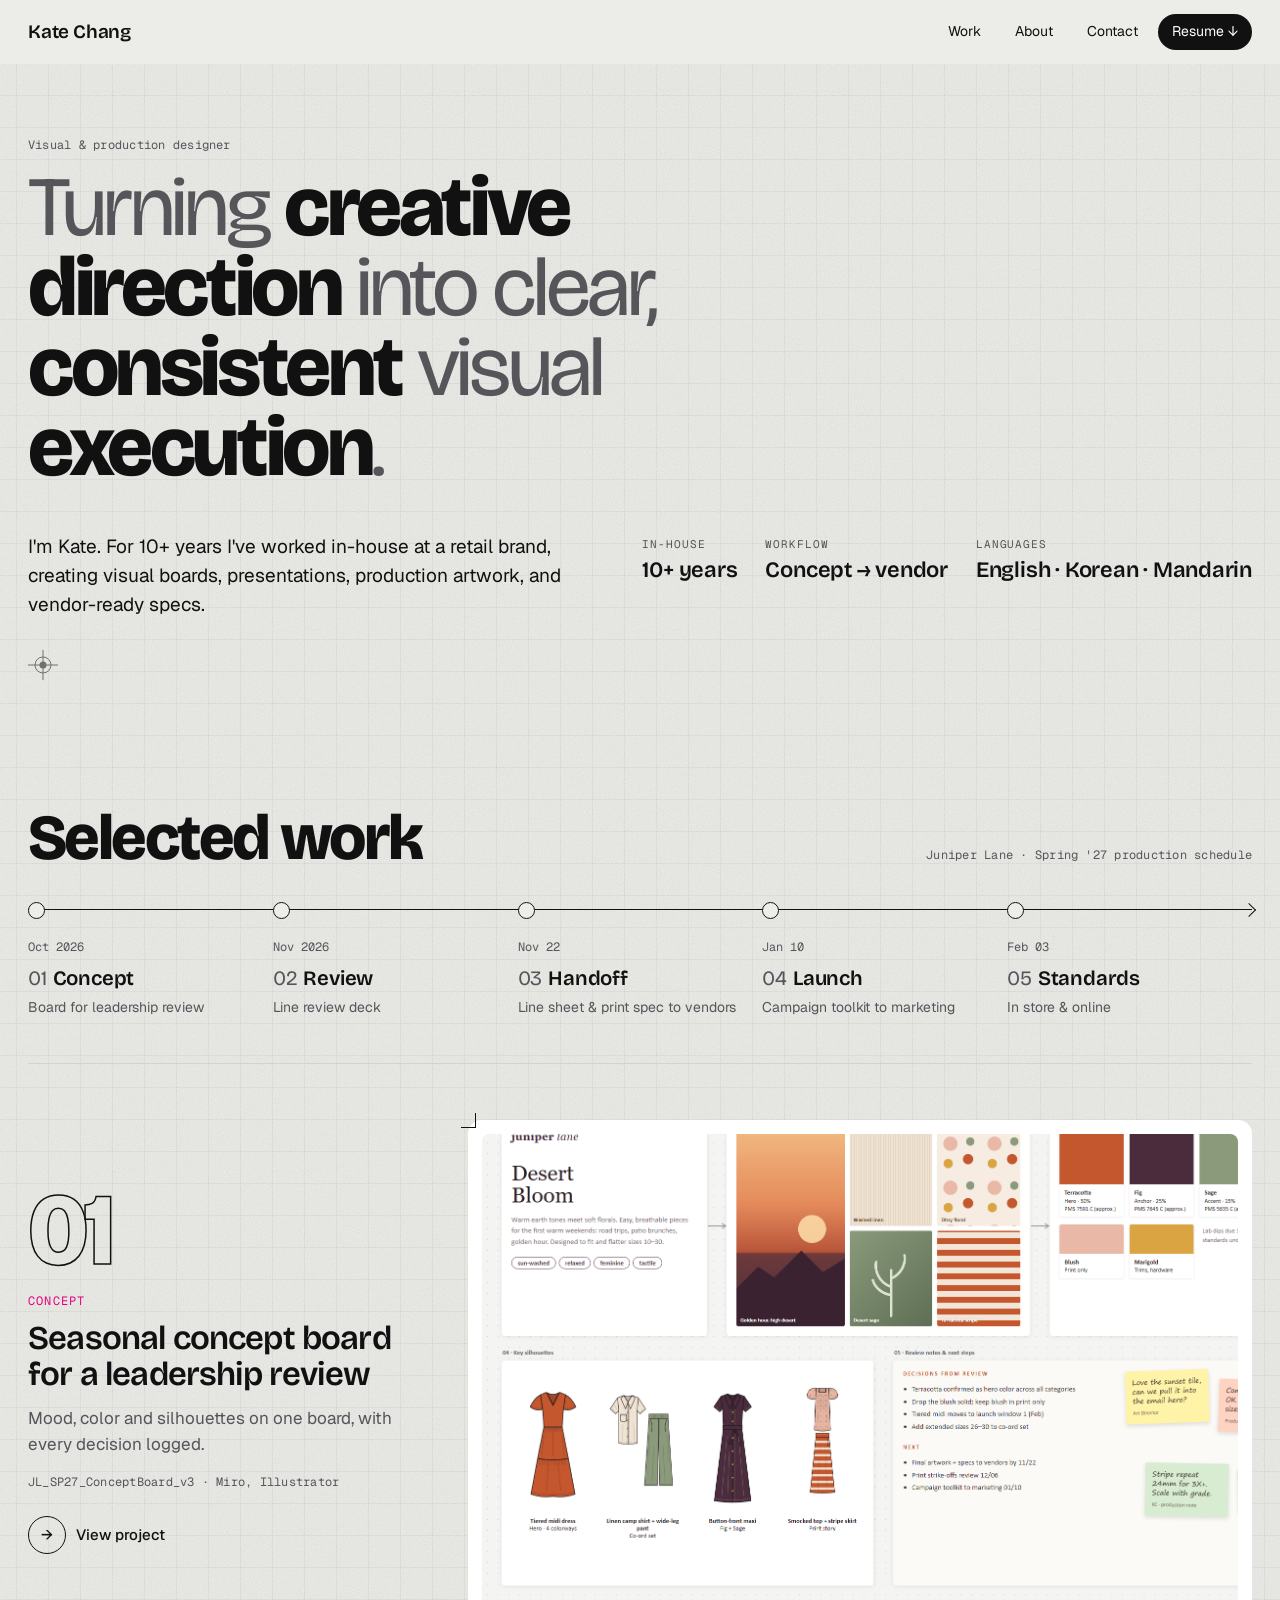
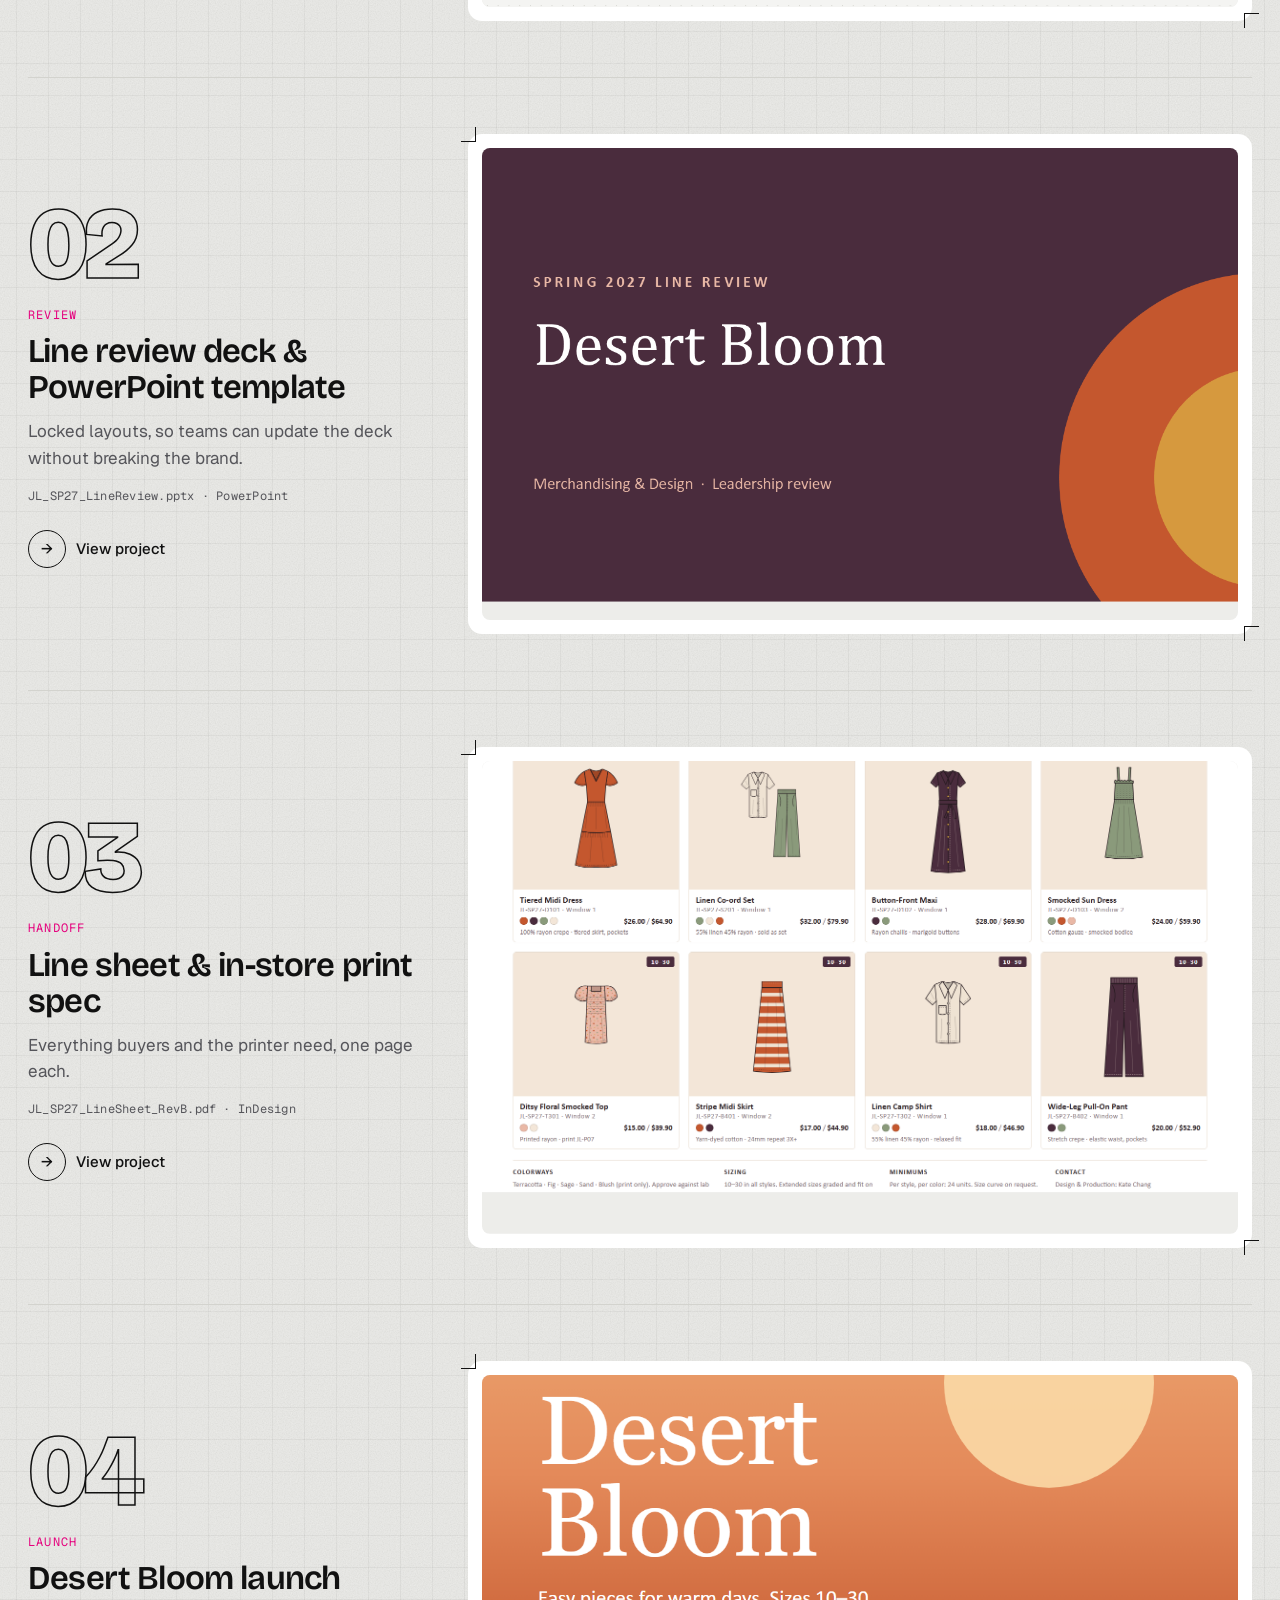
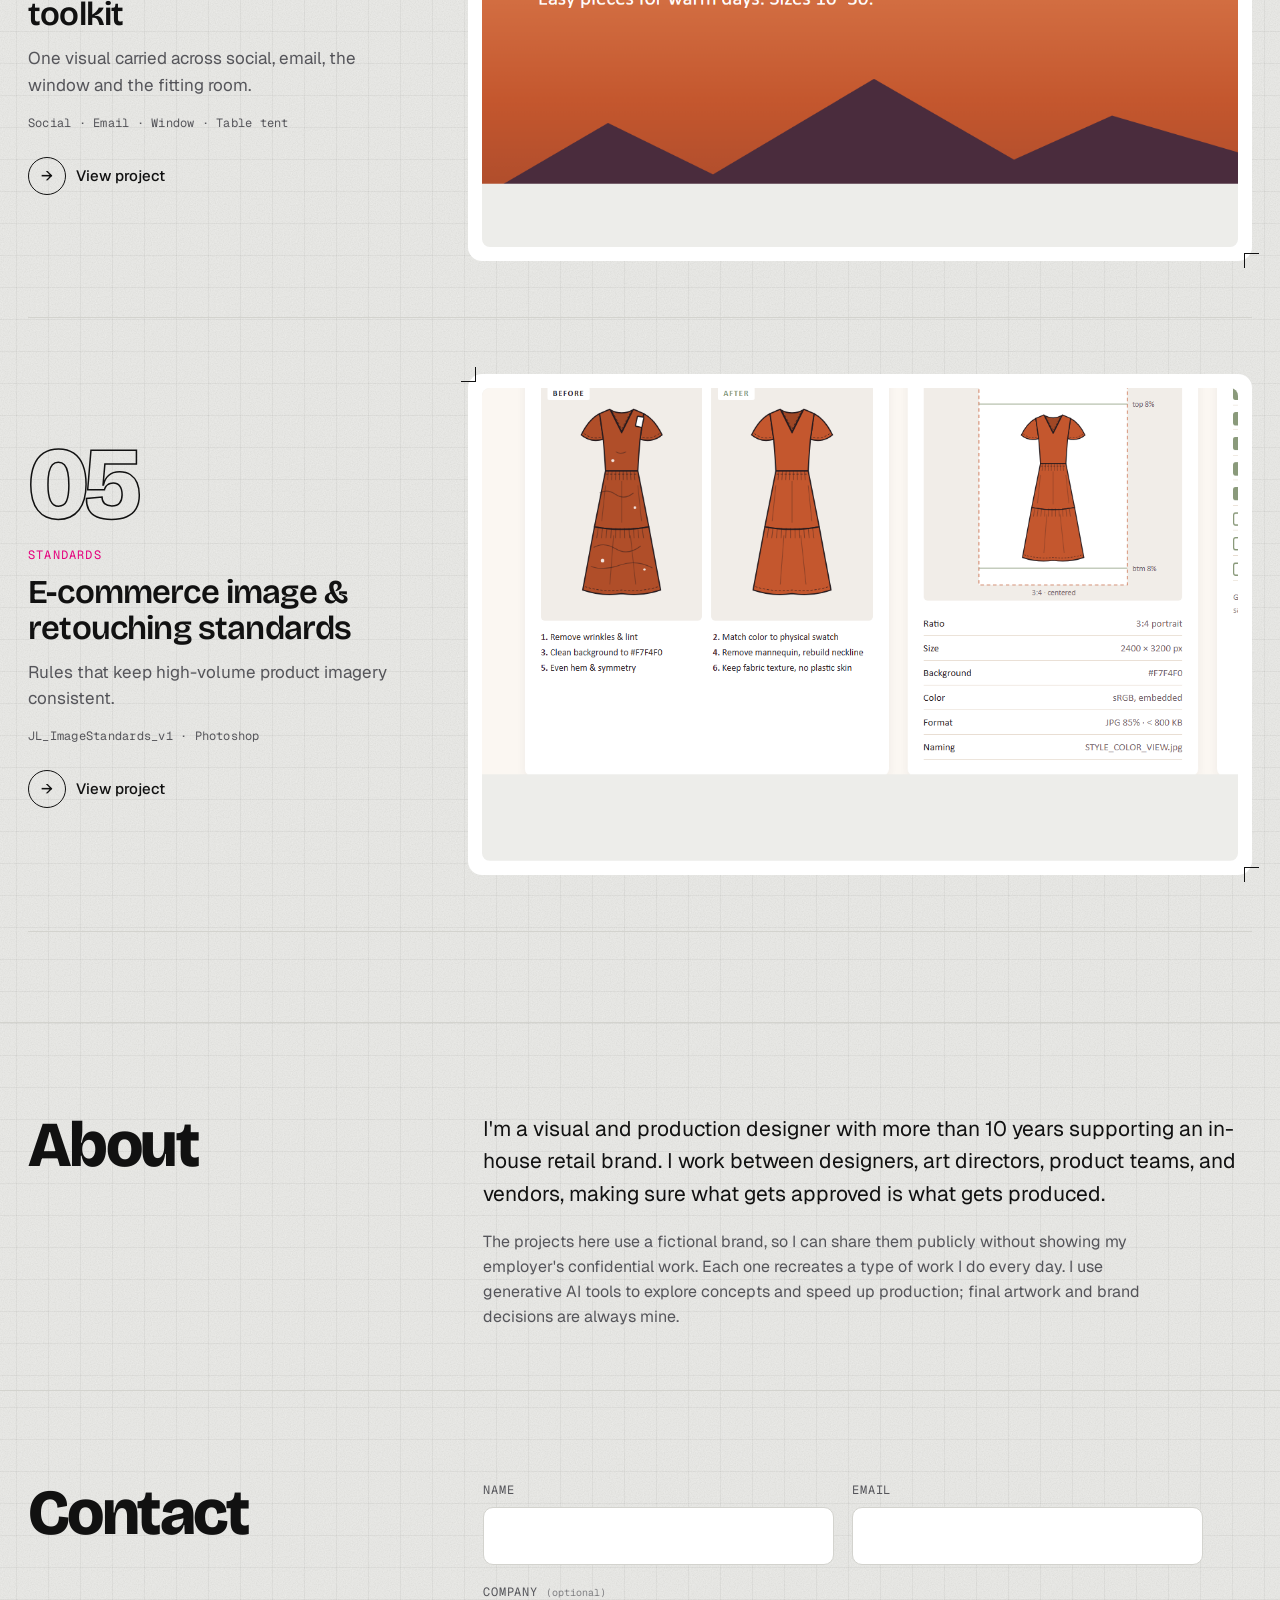
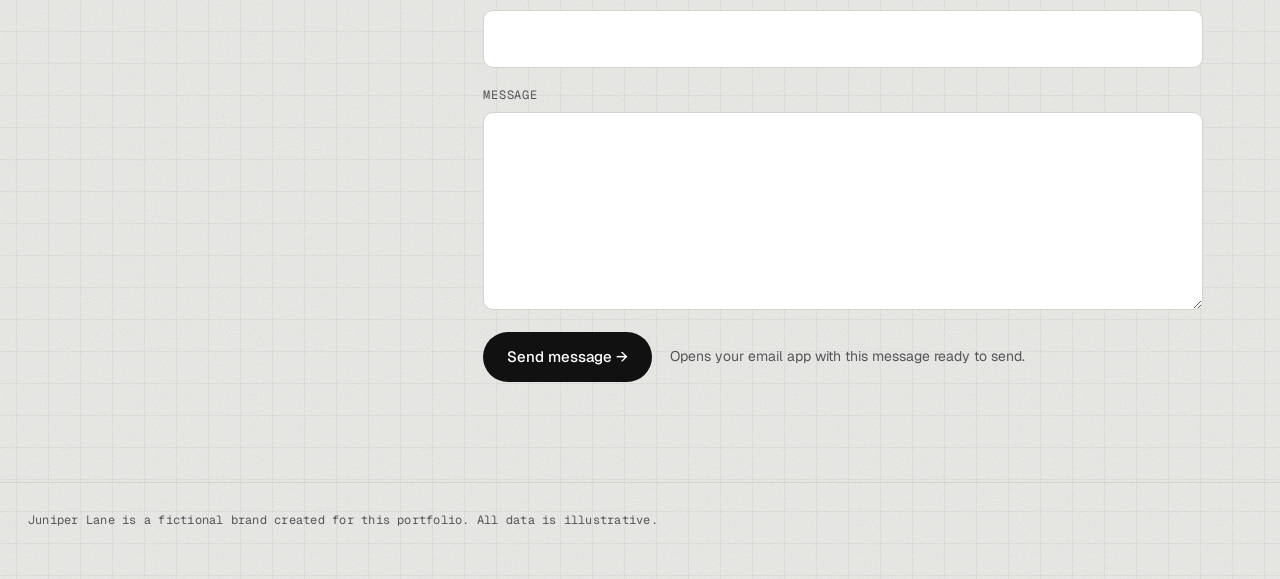
<file: index.html>
<!doctype html>
<html lang="en">
<head>
<meta charset="utf-8">
<meta name="viewport" content="width=device-width, initial-scale=1">
<title>Kate Chang Portfolio</title>
<meta name="description" content="Kate Chang, visual and production designer. Concept boards, presentations, product sheets, print production and retouching.">
<script>document.documentElement.classList.add("js")</script>
<link rel="preconnect" href="https://fonts.googleapis.com">
<link rel="preconnect" href="https://fonts.gstatic.com" crossorigin>
<link href="https://fonts.googleapis.com/css2?family=Bricolage+Grotesque:opsz,wght@12..96,200..800&family=Geist:wght@400;500;600&family=Geist+Mono:wght@400;500&display=swap" rel="stylesheet">
<style>
/* Tokens: proof-sheet palette. CMYK only appears in the color bar and crop marks. */
:root{
  --paper:#EDEDEA; --sheet:#FFFFFF; --ink:#111111; --ink-2:#55555A; --rule:#D3D3CE;
  --c:#00A0E3; --m:#E5007D; --y:#FFD500; --k:#111111;
  --display:"Bricolage Grotesque",system-ui,sans-serif;
  --body:"Geist",system-ui,sans-serif;
  --mono:"Geist Mono",ui-monospace,monospace;
  --r:14px;
}
*{box-sizing:border-box;margin:0;padding:0}
html{scroll-behavior:smooth}
body{font-family:var(--body);color:var(--ink);line-height:1.55;-webkit-font-smoothing:antialiased;
  /* Background: paper grain + faint 32px layout grid (like a cutting mat / InDesign grid) */
  background-color:var(--paper);
  background-image:url("data:image/svg+xml,%3Csvg xmlns='http://www.w3.org/2000/svg' width='180' height='180'%3E%3Cfilter id='n'%3E%3CfeTurbulence type='fractalNoise' baseFrequency='.85' numOctaves='3' stitchTiles='stitch'/%3E%3CfeColorMatrix values='0 0 0 0 0 0 0 0 0 0 0 0 0 0 0 0 0 0 .07 0'/%3E%3C/filter%3E%3Crect width='100%25' height='100%25' filter='url(%23n)'/%3E%3C/svg%3E"),
    linear-gradient(rgba(17,17,17,.042) 1px,transparent 1px),
    linear-gradient(90deg,rgba(17,17,17,.042) 1px,transparent 1px);
  background-size:180px 180px,32px 32px,32px 32px;
  background-position:0 0,center -1px,center -1px}
/* Registration marks at the hero corners */
.hero .wrap{position:relative;z-index:2}
.reg{position:absolute;width:30px;height:30px;color:var(--ink);opacity:.55;pointer-events:none}
.reg.tr{top:-40px;right:28px}.reg.bl{bottom:-60px;left:28px}
@media(max-width:620px){.reg{display:none}}
a{color:inherit}
img{display:block;max-width:100%;height:auto}
:focus-visible{outline:2px solid var(--m);outline-offset:3px;border-radius:4px}
.wrap{max-width:1320px;margin:0 auto;padding:0 28px}
@media(max-width:620px){.wrap{padding:0 16px}}
.mono{font-family:var(--mono);font-size:12px;letter-spacing:.02em;color:var(--ink-2)}

/* Header */
header.top{position:sticky;top:0;z-index:20;background:rgba(237,237,234,.9);backdrop-filter:blur(10px)}
header.top .wrap{display:flex;justify-content:space-between;align-items:center;height:64px}
.name{font-family:var(--display);font-weight:600;font-size:19px;letter-spacing:-.01em;text-decoration:none}
header nav{display:flex;gap:6px}
header nav a{font-size:14px;text-decoration:none;padding:7px 14px;border-radius:99px}
header nav a:hover{background:var(--sheet)}

/* Hero */
.hero{padding:72px 0 56px}
.slug{display:flex;flex-wrap:wrap;align-items:center;gap:14px 22px;margin-bottom:12px}
.hero h1{font-family:var(--display);font-weight:800;font-size:clamp(40px,6.6vw,100px);line-height:.95;letter-spacing:-.04em;max-width:15ch}
.hero h1{font-weight:400;color:var(--ink-2);position:relative;z-index:2}
.hero h1 em{font-style:normal;font-weight:800;color:var(--ink)}
/* Motion: only when JS is on and motion is allowed */
.js .hero h1 .w{display:inline-block;opacity:0;transform:translateY(.35em);transition:opacity .6s ease,transform .7s cubic-bezier(.2,.7,.2,1);transition-delay:calc(var(--i)*55ms)}
.js .hero h1.go .w{opacity:1;transform:none}
.js .hero h1 em{font-weight:400;color:var(--ink-2);transition:font-weight .9s cubic-bezier(.3,.6,.2,1),color .7s ease}
.js .hero h1.done em{font-weight:800;color:var(--ink)}
.js .hero h1.done em:nth-of-type(2){transition-delay:.15s}.js .hero h1.done em:nth-of-type(3){transition-delay:.3s}
.js .hero-foot,.js .slug{opacity:0;transform:translateY(12px);transition:opacity .7s ease .9s,transform .7s ease .9s}
.js .hero.go .hero-foot,.js .hero.go .slug{opacity:1;transform:none}
.js .hero.go .slug{transition-delay:0s}
.hero-foot{display:grid;grid-template-columns:1fr auto;gap:40px;margin-top:44px;align-items:start}
@media(max-width:820px){.hero-foot{grid-template-columns:1fr;gap:24px}}
.hero-foot p{font-size:19px;max-width:560px}
.specs{display:grid;grid-template-columns:repeat(3,auto);gap:4px 28px;justify-content:start;padding-top:4px}
.specs dt{font-family:var(--mono);font-size:11px;text-transform:uppercase;letter-spacing:.08em;color:var(--ink-2)}
.specs dd{font-family:var(--display);font-weight:600;font-size:22px;letter-spacing:-.01em;white-space:nowrap}
@media(max-width:620px){.specs{grid-template-columns:1fr;gap:14px}}

/* Scroll progress (bottom edge of header) */
.progress{position:absolute;left:0;bottom:0;height:2px;width:100%;background:var(--ink);transform-origin:0 50%;transform:scaleX(var(--p,0))}

/* Work: one project per row, numbered by workflow stage */
.work{padding:130px 0 90px}
.work-head{display:flex;justify-content:space-between;align-items:baseline;gap:20px;flex-wrap:wrap;margin-bottom:12px}
.work-head h2{font-family:var(--display);font-weight:800;font-size:clamp(36px,5vw,64px);letter-spacing:-.04em;line-height:1}
/* Production schedule: the five projects as one season on a timeline */
.schedule{list-style:none;display:grid;grid-template-columns:repeat(5,1fr);margin:30px 0 46px;position:relative}
.schedule::before{content:"";position:absolute;left:0;right:0;top:9px;height:1px;background:var(--ink)}
.schedule::after{content:"";position:absolute;right:-2px;top:5px;width:9px;height:9px;border-top:1px solid var(--ink);border-right:1px solid var(--ink);transform:rotate(45deg)}
.schedule a{position:relative;display:block;padding-top:34px;padding-right:16px;text-decoration:none}
.schedule a::before{content:"";position:absolute;left:0;top:2px;width:15px;height:15px;border-radius:50%;background:var(--paper);border:1px solid var(--ink);transition:background .25s,transform .25s}
.schedule a:hover::before,.schedule a:focus-visible::before{background:var(--ink);transform:scale(1.15)}
.schedule .d{font-family:var(--mono);font-size:12px;color:var(--ink-2)}
.schedule .s{display:block;font-family:var(--display);font-weight:600;font-size:clamp(17px,1.6vw,22px);letter-spacing:-.01em;margin-top:4px}
.schedule .s b{font-weight:400;color:var(--ink-2);margin-right:6px}
.schedule .n{display:block;font-size:14px;color:var(--ink-2);margin-top:4px;line-height:1.35}
.schedule a:hover .s{text-decoration:underline;text-underline-offset:4px}
@media(max-width:760px){
  .schedule{grid-template-columns:1fr;margin:24px 0 30px}
  .schedule::before{left:7px;right:auto;top:0;bottom:0;width:1px;height:auto}
  .schedule::after{display:none}
  .schedule a{padding:0 0 18px 34px}
  .schedule a::before{top:3px}
}
.proof{position:relative;display:grid;grid-template-columns:minmax(0,4fr) minmax(0,8fr);gap:48px;align-items:center;padding:56px 0;border-top:1px solid var(--rule);text-decoration:none}
.proof:last-child{border-bottom:1px solid var(--rule)}
@media(max-width:900px){.proof{grid-template-columns:1fr;gap:26px;padding:40px 0}}
.rp-num{display:block;font-family:var(--display);font-weight:800;font-size:clamp(64px,8vw,120px);line-height:.85;letter-spacing:-.05em;color:transparent;-webkit-text-stroke:1.5px var(--ink);transition:color .4s ease}
.proof:hover .rp-num{color:var(--ink)}
.rp-stage{display:inline-block;margin-top:18px;font-family:var(--mono);font-size:12px;text-transform:uppercase;letter-spacing:.1em;color:var(--m)}
.rp-info h3{font-family:var(--display);font-weight:600;font-size:clamp(26px,2.6vw,36px);line-height:1.08;letter-spacing:-.025em;margin-top:8px}
.rp-info p{font-size:17px;color:var(--ink-2);margin-top:12px;max-width:36ch}
.rp-info .mono{display:block;margin-top:16px}
.rp-open{display:inline-flex;align-items:center;gap:10px;margin-top:24px;font-weight:500;font-size:15px}
.rp-open i{font-style:normal;width:38px;height:38px;border-radius:50%;border:1px solid var(--ink);display:grid;place-items:center;transition:background .3s,color .3s,transform .4s cubic-bezier(.2,.7,.2,1)}
.proof:hover .rp-open i{background:var(--ink);color:var(--sheet);transform:rotate(-45deg)}
.rp-art{position:relative;background:var(--sheet);border-radius:var(--r);padding:14px}
.rp-art .frame{border-radius:8px;overflow:hidden;aspect-ratio:16/10;background:var(--paper)}
.rp-art img{width:100%;height:116%;object-fit:cover;object-position:top left;transform:translate3d(0,var(--py,0px),0) scale(var(--s,1));transition:transform .7s cubic-bezier(.2,.7,.2,1)}
.proof:hover .rp-art img{--s:1.04}
/* Crop marks */
.rp-art::before,.rp-art::after{content:"";position:absolute;width:14px;height:14px;pointer-events:none;transition:border-color .3s,width .5s ease .5s,height .5s ease .5s}
.rp-art::before{top:-7px;left:-7px;border-right:1px solid var(--ink);border-bottom:1px solid var(--ink)}
.rp-art::after{bottom:-7px;right:-7px;border-left:1px solid var(--ink);border-top:1px solid var(--ink)}
.proof:hover .rp-art::before,.proof:hover .rp-art::after{border-color:var(--m)}
/* Reveal on scroll (JS only) */
.js .rp-art .frame{clip-path:inset(0 0 100% 0);transition:clip-path 1.1s cubic-bezier(.7,0,.2,1)}
.js .proof.in .rp-art .frame{clip-path:inset(0 0 0 0)}
.js .rp-art{opacity:0;transition:opacity .4s ease}
.js .proof.in .rp-art{opacity:1}
.js .rp-art::before,.js .rp-art::after{width:0;height:0}
.js .proof.in .rp-art::before,.js .proof.in .rp-art::after{width:14px;height:14px}
.js .rp-info>*{opacity:0;transform:translateY(22px);transition:opacity .6s ease,transform .7s cubic-bezier(.2,.7,.2,1),color .4s ease}
.js .proof.in .rp-info>*{opacity:1;transform:none}
.js .proof.in .rp-info>:nth-child(2){transition-delay:.08s}.js .proof.in .rp-info>:nth-child(3){transition-delay:.16s}
.js .proof.in .rp-info>:nth-child(4){transition-delay:.24s}.js .proof.in .rp-info>:nth-child(5){transition-delay:.32s}.js .proof.in .rp-info>:nth-child(6){transition-delay:.4s}
/* Cursor label over project images (mouse only) */
.cursor{position:fixed;left:0;top:0;width:96px;height:96px;margin:-48px 0 0 -48px;border-radius:50%;background:var(--ink);color:var(--sheet);display:grid;place-items:center;font-family:var(--mono);font-size:12px;letter-spacing:.08em;text-transform:uppercase;pointer-events:none;z-index:30;opacity:0;transform:translate3d(var(--cx,-200px),var(--cy,-200px),0) scale(.3);transition:transform .25s cubic-bezier(.2,.7,.2,1),opacity .2s}
.cursor.on{opacity:1;transform:translate3d(var(--cx),var(--cy),0) scale(1)}
@media(hover:none),(pointer:coarse){.cursor{display:none}}

/* About */
#about{padding:90px 0 60px;border-top:1px solid var(--rule)}
.about{display:grid;grid-template-columns:minmax(0,1fr) minmax(0,2fr);gap:70px}
.about h2{position:sticky;top:90px}
@media(max-width:900px){.about{grid-template-columns:1fr;gap:40px}}
.about h2{font-family:var(--display);font-weight:800;font-size:clamp(36px,5vw,64px);letter-spacing:-.04em;line-height:1}
.about p{font-size:21px;line-height:1.55;margin-top:20px;max-width:60ch}
.about p.quiet{color:var(--ink-2);font-size:16px}
.cv{list-style:none;border-top:1px solid var(--rule)}
.cv li{display:grid;grid-template-columns:1fr auto;gap:4px 20px;padding:16px 0;border-bottom:1px solid var(--rule)}
.cv b{font-weight:600}
.cv span{font-family:var(--mono);font-size:12px;color:var(--ink-2);align-self:center}
.cv em{font-style:normal;color:var(--ink-2);font-size:14px;grid-column:1/-1}
.chips{display:flex;flex-wrap:wrap;gap:8px;margin-top:12px}
.chips span{font-size:14px;padding:7px 13px;border-radius:99px;background:var(--sheet)}
.about h4{font-family:var(--mono);font-size:11px;font-weight:500;text-transform:uppercase;letter-spacing:.1em;color:var(--ink-2);margin-top:30px}
/* Contact: same layout as About */
#contact{padding:90px 0 100px;border-top:1px solid var(--rule)}
#contact h2{font-family:var(--display);font-weight:800;font-size:clamp(36px,5vw,64px);letter-spacing:-.04em;line-height:1;position:sticky;top:90px}
.mail-form{display:grid;gap:18px;max-width:720px}
.mail-form .row2{display:grid;grid-template-columns:1fr 1fr;gap:18px}
@media(max-width:620px){.mail-form .row2{grid-template-columns:1fr}}
.mail-form label{display:grid;gap:8px;font-family:var(--mono);font-size:12px;text-transform:uppercase;letter-spacing:.08em;color:var(--ink-2)}
.mail-form small{text-transform:none;letter-spacing:0;color:var(--ink-2);opacity:.7}
.mail-form input,.mail-form textarea{font:inherit;font-family:var(--body);font-size:18px;text-transform:none;letter-spacing:0;color:var(--ink);background:var(--sheet);border:1px solid var(--rule);border-radius:10px;padding:14px 16px;resize:vertical;transition:border-color .2s}
.mail-form input:focus,.mail-form textarea:focus{outline:none;border-color:var(--ink)}
.mail-form [aria-invalid="true"]{border-color:var(--m)}
.form-foot{display:flex;align-items:center;gap:18px;flex-wrap:wrap;margin-top:4px}
.form-foot .btn{border:none;cursor:pointer;font-family:var(--body);height:50px;padding:0 24px}
.about .mail-form .form-note{font-size:14px;line-height:1.4;color:var(--ink-2);margin:0;max-width:none}
.about .mail-form .form-note.err{color:var(--m)}
.nav-cta{background:var(--ink);color:var(--sheet)!important}
.nav-cta:hover{background:#333!important}
@media(max-width:620px){header.top .wrap{gap:12px}.name{font-size:17px;white-space:nowrap;flex-shrink:0}header nav{gap:0}header nav a{font-size:13px;padding:6px 7px}}
@media(max-width:380px){header nav a{font-size:12.5px;padding:6px 5px}}
@media(max-width:340px){.name{font-size:15px}header nav a{font-size:12px;padding:6px 4px}}
footer{padding:28px 0 50px;border-top:1px solid var(--rule)}
footer .wrap{display:flex;gap:20px;flex-wrap:wrap;align-items:center}

/* Case study content (rendered inside the modal) */
section.cs{display:none}
.cs-info .eyebrow{font-family:var(--mono);font-size:12px;color:var(--ink-2);text-transform:uppercase;letter-spacing:.08em}
.cs-info h2{font-family:var(--display);font-weight:800;font-size:clamp(34px,3.6vw,52px);line-height:1;letter-spacing:-.035em;margin:14px 0 24px}
.cs-info p{font-size:18px;line-height:1.6}
.cs-info p+p{margin-top:14px}
.cs-info dl{margin-top:28px;border-top:1px solid var(--rule)}
.cs-info dl div{display:grid;grid-template-columns:90px 1fr;gap:12px;padding:12px 0;border-bottom:1px solid var(--rule);font-size:15px}
.cs-info dt{font-family:var(--mono);font-size:12px;color:var(--ink-2);text-transform:uppercase;letter-spacing:.06em;padding-top:2px}
.cs-info .dls{display:flex;flex-wrap:wrap;gap:10px;margin-top:26px}
.cs-info p.note{font-size:15px;color:var(--ink-2);margin-top:22px}
.btn{display:inline-flex;align-items:center;gap:8px;background:var(--ink);color:var(--sheet);text-decoration:none;font-weight:500;font-size:15px;padding:12px 18px;border-radius:99px}
.btn:hover{background:#333}
.cs-media{display:grid;gap:22px;align-content:start}
.cs-media figure{background:var(--sheet);border-radius:var(--r);padding:14px}
.cs-media figure img{border-radius:6px;width:100%}
.cs-media figcaption{font-family:var(--mono);font-size:12px;color:var(--ink-2);padding:12px 4px 2px}
.cs-media .pair{display:grid;grid-template-columns:1fr 1fr;gap:22px}
@media(max-width:620px){.cs-media .pair{grid-template-columns:1fr}}
.cs-media .even .fit{aspect-ratio:4/5;background:var(--paper);border-radius:6px;padding:20px}
.cs-media .even .fit img{width:100%;height:100%;object-fit:contain;border-radius:3px}

/* Modal: near full-screen sheet */
dialog.sheet{border:none;padding:0;margin:auto;width:min(1480px,calc(100vw - 32px));height:calc(100dvh - 32px);max-width:none;max-height:none;border-radius:20px;background:var(--paper);color:var(--ink);overflow:hidden;box-shadow:0 40px 120px rgba(0,0,0,.35)}
dialog.sheet::backdrop{background:rgba(17,17,17,.6);backdrop-filter:blur(6px)}
dialog.sheet[open]{animation:rise .45s cubic-bezier(.2,.7,.2,1)}
@keyframes rise{from{opacity:0;transform:translateY(40px)}to{opacity:1;transform:none}}
.sheet-bar{height:64px;display:flex;justify-content:space-between;align-items:center;padding:0 22px;border-bottom:1px solid var(--rule)}
.sheet-bar .left{display:flex;align-items:center;gap:18px}
.sheet-nav{display:flex;gap:8px}
.sheet-nav button{font:inherit;font-size:14px;height:40px;padding:0 16px;border:1px solid var(--rule);background:var(--sheet);border-radius:99px;cursor:pointer;color:var(--ink)}
.sheet-nav button:hover{border-color:var(--ink)}
.sheet-nav .x{width:40px;padding:0;font-size:20px;background:var(--ink);color:var(--sheet);border-color:var(--ink)}
.sheet-body{height:calc(100% - 64px);overflow-y:auto;display:grid;grid-template-columns:minmax(320px,440px) 1fr;gap:48px;padding:40px 40px 60px;overscroll-behavior:contain}
.sheet-body .cs-info{position:sticky;top:0;align-self:start}
@media(max-width:960px){
  .sheet-body{grid-template-columns:1fr;gap:32px;padding:26px 20px 40px}
  .sheet-body .cs-info{position:static}
  dialog.sheet{width:100vw;height:100dvh;border-radius:0}
  .sheet-nav .lbl{display:none}
}
body.locked{overflow:hidden}
/* Mobile: tighter vertical rhythm */
@media(max-width:620px){
  .hero{padding:40px 0 36px}
  .hero-foot{margin-top:28px}
  .work{padding:64px 0 56px}
  .schedule{margin:20px 0 24px}
  .proof{padding:28px 0;gap:20px}
  .rp-stage{margin-top:12px}
  .rp-open{margin-top:16px}
  #about{padding:56px 0 40px}
  .about{gap:20px}
  #contact{padding:56px 0 64px}
  footer{padding:20px 0 36px}
}
@media(prefers-reduced-motion:reduce){
  *{animation:none!important;transition:none!important;scroll-behavior:auto!important}
  .js .hero h1 .w,.js .hero-foot,.js .slug,.js .rp-info>*,.js .rp-art{opacity:1!important;transform:none!important}
  .js .rp-art .frame{clip-path:none!important}
  .cursor{display:none!important}
  .js .hero h1 em{font-weight:800!important;color:var(--ink)!important}
    .js .rp-art::before,.js .rp-art::after{width:14px!important;height:14px!important}
}
</style>
</head>
<body>

<header class="top"><div class="wrap">
  <a class="name" href="#">Kate Chang</a>
  <nav><a href="#work">Work</a><a href="#about">About</a><a href="#contact">Contact</a><a class="nav-cta" href="work/Kate_Chang_Resume.pdf" download>Resume ↓</a></nav>
</div><div class="progress" id="progress" aria-hidden="true"></div></header>

<main>
<section class="hero"><div class="wrap">
  <svg class="reg bl" viewBox="0 0 30 30" aria-hidden="true"><circle cx="15" cy="15" r="8" fill="none" stroke="currentColor" stroke-width="1"/><circle cx="15" cy="15" r="3.5" fill="currentColor"/><path d="M15 0V30M0 15H30" stroke="currentColor" stroke-width="1"/></svg>
  <div class="slug"><span class="mono">Visual &amp; production designer</span></div>
  <h1 id="headline">Turning <em>creative direction</em> into clear, <em>consistent</em> visual <em>execution</em>.</h1>
  <div class="hero-foot">
    <p>I'm Kate. For 10+ years I've worked in-house at a retail brand, creating visual boards, presentations, production artwork, and vendor-ready specs.</p>
    <dl class="specs">
      <div><dt>In-house</dt><dd>10+ years</dd></div>
      <div><dt>Workflow</dt><dd>Concept → vendor</dd></div>
      <div><dt>Languages</dt><dd>English · Korean · Mandarin</dd></div>
    </dl>
  </div>
</div></section>

<section class="work" id="work"><div class="wrap">
  <div class="work-head"><h2>Selected work</h2><span class="mono">Juniper Lane &middot; Spring '27 production schedule</span></div>
  <ol class="schedule">
    <li><a href="#board"><span class="d">Oct 2026</span><span class="s"><b>01</b>Concept</span><span class="n">Board for leadership review</span></a></li>
    <li><a href="#deck"><span class="d">Nov 2026</span><span class="s"><b>02</b>Review</span><span class="n">Line review deck</span></a></li>
    <li><a href="#linesheet"><span class="d">Nov 22</span><span class="s"><b>03</b>Handoff</span><span class="n">Line sheet &amp; print spec to vendors</span></a></li>
    <li><a href="#launch"><span class="d">Jan 10</span><span class="s"><b>04</b>Launch</span><span class="n">Campaign toolkit to marketing</span></a></li>
    <li><a href="#retouch"><span class="d">Feb 03</span><span class="s"><b>05</b>Standards</span><span class="n">In store &amp; online</span></a></li>
  </ol>
  <div class="rows">
    <a class="proof" href="#board">
      <div class="rp-info"><span class="rp-num">01</span><span class="rp-stage">Concept</span><h3>Seasonal concept board for a leadership review</h3><p>Mood, color and silhouettes on one board, with every decision logged.</p><span class="mono">JL_SP27_ConceptBoard_v3 · Miro, Illustrator</span><span class="rp-open"><i aria-hidden="true">&rarr;</i>View project</span></div>
      <div class="rp-art"><div class="frame"><img src="work/board/board.png" alt="Seasonal concept board"></div></div>
    </a>
    <a class="proof" href="#deck">
      <div class="rp-info"><span class="rp-num">02</span><span class="rp-stage">Review</span><h3>Line review deck &amp; PowerPoint template</h3><p>Locked layouts, so teams can update the deck without breaking the brand.</p><span class="mono">JL_SP27_LineReview.pptx · PowerPoint</span><span class="rp-open"><i aria-hidden="true">&rarr;</i>View project</span></div>
      <div class="rp-art"><div class="frame"><img src="work/deck/slide1.png" alt="Line review deck cover"></div></div>
    </a>
    <a class="proof" href="#linesheet">
      <div class="rp-info"><span class="rp-num">03</span><span class="rp-stage">Handoff</span><h3>Line sheet &amp; in-store print spec</h3><p>Everything buyers and the printer need, one page each.</p><span class="mono">JL_SP27_LineSheet_RevB.pdf · InDesign</span><span class="rp-open"><i aria-hidden="true">&rarr;</i>View project</span></div>
      <div class="rp-art"><div class="frame"><img src="work/linesheet/linesheet.png" alt="Product line sheet"></div></div>
    </a>
    <a class="proof" href="#launch">
      <div class="rp-info"><span class="rp-num">04</span><span class="rp-stage">Launch</span><h3>Desert Bloom launch toolkit</h3><p>One visual carried across social, email, the window and the fitting room.</p><span class="mono">Social · Email · Window · Table tent</span><span class="rp-open"><i aria-hidden="true">&rarr;</i>View project</span></div>
      <div class="rp-art"><div class="frame"><img src="work/launch/instagram.png" alt="Desert Bloom launch campaign" style="object-position:center 30%"></div></div>
    </a>
    <a class="proof" href="#retouch">
      <div class="rp-info"><span class="rp-num">05</span><span class="rp-stage">Standards</span><h3>E-commerce image &amp; retouching standards</h3><p>Rules that keep high-volume product imagery consistent.</p><span class="mono">JL_ImageStandards_v1 · Photoshop</span><span class="rp-open"><i aria-hidden="true">&rarr;</i>View project</span></div>
      <div class="rp-art"><div class="frame"><img src="work/retouch/guide.png" alt="E-commerce image standards guide"></div></div>
    </a>
  </div>
</div></section>

<!-- Case studies: hidden on the page, rendered inside the modal -->
<section class="cs" id="board">
  <div class="cs-info">
    <div class="eyebrow">Concept project · Juniper Lane</div>
    <h2>Seasonal concept board</h2>
    <p>Juniper Lane is a fictional plus-size fashion brand I created to show the kind of work I do in-house. Before a season moves into production, leadership needs one view of the story: mood, color, silhouettes, and what's been decided.</p>
    <p>I built the board the way I run reviews in Miro: a clear left-to-right flow, color with usage ratios and lab-dip notes, and a last frame that records decisions and next steps so nothing gets lost after the meeting.</p>
    <dl><div><dt>Made</dt><dd>Concept board, color story, silhouette sketches, review log</dd></div><div><dt>Tools</dt><dd>Miro, Illustrator, Photoshop</dd></div></dl>
  </div>
  <div class="cs-media">
    <figure><img src="work/board/board.png" alt="Juniper Lane Spring 2027 concept board"><figcaption>Board v3 · after leadership review</figcaption></figure>
  </div>
</section>

<section class="cs" id="deck">
  <div class="cs-info">
    <div class="eyebrow">Concept project · Juniper Lane</div>
    <h2>Line review deck &amp; template</h2>
    <p>The concept board becomes a leadership deck. I built a PowerPoint template with locked layouts and theme colors, so merch and design teams can update it without breaking the brand.</p>
    <p>Every slide title states the takeaway ("Dresses carry the season at 38% of the line"), and the deck ends with the specific decisions leadership needs to make.</p>
    <dl><div><dt>Made</dt><dd>8-slide .pptx, cover and content layouts, native editable charts</dd></div><div><dt>Tools</dt><dd>PowerPoint, Illustrator</dd></div></dl>
    <div class="dls"><a class="btn" href="work/deck/JuniperLane_LineReview_SP27.pptx" download>Download .pptx ↓</a></div>
  </div>
  <div class="cs-media">
    <figure><img src="work/deck/slide1.png" alt="Cover slide"><figcaption>01 · Cover</figcaption></figure>
    <div class="pair">
      <figure><img src="work/deck/slide3.png" alt="Color story slide"><figcaption>03 · Color story</figcaption></figure>
      <figure><img src="work/deck/slide4.png" alt="Assortment chart"><figcaption>04 · Assortment, native chart</figcaption></figure>
      <figure><img src="work/deck/slide5.png" alt="Hero styles"><figcaption>05 · Hero styles</figcaption></figure>
      <figure><img src="work/deck/slide6.png" alt="Timeline"><figcaption>06 · Timeline</figcaption></figure>
    </div>
    <figure><img src="work/deck/slide7.png" alt="Decisions needed"><figcaption>07 · Decisions needed today</figcaption></figure>
  </div>
</section>

<section class="cs" id="linesheet">
  <div class="cs-info">
    <div class="eyebrow">Concept project · Juniper Lane</div>
    <h2>Line sheet &amp; in-store print spec</h2>
    <p>Once leadership approves the line, two documents carry it forward. The line sheet puts all 8 styles on one page for sales and buyers: style numbers, colorways, size range, fabric, and pricing.</p>
    <p>The print spec is what reaches the printer for the in-store kit: trim, bleed and safe areas, stock, quantities for 142 stores, kitting, and a schedule that works back from the in-store date.</p>
    <dl><div><dt>Made</dt><dd>Line sheet PDF, print spec PDF</dd></div><div><dt>Tools</dt><dd>InDesign, Illustrator</dd></div></dl>
    <div class="dls"><a class="btn" href="work/linesheet/linesheet.pdf" download>Line sheet ↓</a><a class="btn" href="work/linesheet/printspec.pdf" download>Print spec ↓</a></div>
  </div>
  <div class="cs-media">
    <figure><img src="work/linesheet/linesheet.png" alt="Juniper Lane line sheet"><figcaption>Line sheet · Rev. B · Letter landscape</figcaption></figure>
    <figure><img src="work/linesheet/printspec.png" alt="In-store print specification"><figcaption>Print spec · window poster, table tent, kitting</figcaption></figure>
  </div>
</section>

<section class="cs" id="launch">
  <div class="cs-info">
    <div class="eyebrow">Concept project · Juniper Lane</div>
    <h2>Desert Bloom launch toolkit</h2>
    <p>The season story carried into every touchpoint. The sunset tile from the concept board (the Art Director's sticky note) became the campaign visual across social, email, the store window, and fitting-room table tents.</p>
    <dl><div><dt>Made</dt><dd>Instagram 1080, 600px email, 24×36 window poster, 4×6 table tent</dd></div><div><dt>Tools</dt><dd>Photoshop, Illustrator, Figma</dd></div></dl>
    <p class="note">The Figma file is built the way a team would use it: color variables, text styles, and components for the logo, button, product card, and technical flats.</p>
    <div class="dls"><a class="btn" href="https://www.figma.com/design/B6b7cCrrC6rjc7nDvh4rsd" target="_blank" rel="noopener">Open Figma file ↗</a></div>
  </div>
  <div class="cs-media">
    <div class="pair even">
      <figure><div class="fit"><img src="work/launch/instagram.png" alt="Instagram post"></div><figcaption>Instagram · 1080×1080</figcaption></figure>
      <figure><div class="fit"><img src="work/launch/email.png" alt="Launch email"></div><figcaption>Email · 600px</figcaption></figure>
      <figure><div class="fit"><img src="work/launch/poster.png" alt="Window poster"></div><figcaption>Window poster · 24×36 in</figcaption></figure>
      <figure><div class="fit"><img src="work/launch/tabletent.png" alt="Table tent"></div><figcaption>Table tent · 4×6 in</figcaption></figure>
    </div>
  </div>
</section>

<section class="cs" id="retouch">
  <div class="cs-info">
    <div class="eyebrow">Concept project · Juniper Lane</div>
    <h2>Image &amp; retouching standards</h2>
    <p>With high product volume, consistency comes from rules, not from checking every image by eye. This one-page guide gives studio, retouching, and vendors the same spec: crop, background, color, file naming, and a QC checklist before upload.</p>
    <dl><div><dt>Made</dt><dd>Image standards guide, retouch checklist</dd></div><div><dt>Tools</dt><dd>Photoshop, InDesign</dd></div></dl>
  </div>
  <div class="cs-media">
    <figure><img src="work/retouch/guide.png" alt="E-commerce image standards guide"><figcaption>Image standards · v1</figcaption></figure>
  </div>
</section>

<section id="about"><div class="wrap about">
  <div><h2>About</h2></div>
  <div>
    <p style="margin-top:0">I'm a visual and production designer with more than 10 years supporting an in-house retail brand. I work between designers, art directors, product teams, and vendors, making sure what gets approved is what gets produced.</p>
    <p class="quiet">The projects here use a fictional brand, so I can share them publicly without showing my employer's confidential work. Each one recreates a type of work I do every day. I use generative AI tools to explore concepts and speed up production; final artwork and brand decisions are always mine.</p>
  </div>
</div></section>

<!-- Contact: the form opens the visitor's mail app with the message filled in (no server needed). -->
<section id="contact"><div class="wrap about">
  <div><h2>Contact</h2></div>
  <form class="mail-form" id="mail-form" novalidate>
    <div class="row2">
      <label>Name<input name="name" autocomplete="name" required></label>
      <label>Email<input name="email" type="email" autocomplete="email" required></label>
    </div>
    <label><span>Company <small>(optional)</small></span><input name="company" autocomplete="organization"></label>
    <label>Message<textarea name="message" rows="6" required></textarea></label>
    <div class="form-foot">
      <button type="submit" class="btn">Send message →</button>
      <p class="form-note" id="form-note" aria-live="polite">Opens your email app with this message ready to send.</p>
    </div>
  </form>
</div></section>
</main>

<footer><div class="wrap"><span class="mono">Juniper Lane is a fictional brand created for this portfolio. All data is illustrative.</span></div></footer>

<dialog class="sheet" id="modal" aria-labelledby="modal-title">
  <div class="sheet-bar">
    <div class="left"><span class="mono" id="modal-count"></span></div>
    <div class="sheet-nav">
      <button type="button" data-step="-1">← <span class="lbl">Previous</span></button>
      <button type="button" data-step="1"><span class="lbl">Next</span> →</button>
      <button type="button" class="x" data-close aria-label="Close">×</button>
    </div>
  </div>
  <div class="sheet-body" id="modal-body"></div>
</dialog>

<script>
(() => {
  const modal = document.getElementById('modal');
  const body = document.getElementById('modal-body');
  const count = document.getElementById('modal-count');
  const ids = [...document.querySelectorAll('.proof')].map(c => c.getAttribute('href').slice(1));
  document.querySelectorAll('.schedule a').forEach(a => a.addEventListener('click', e => { e.preventDefault(); open(a.getAttribute('href').slice(1)); }));
  let cur = -1;

  function open(id) {
    const src = document.getElementById(id);
    if (!src) return;
    cur = ids.indexOf(id);
    body.innerHTML = src.innerHTML;
    const h = body.querySelector('h2'); if (h) h.id = 'modal-title';
    count.textContent = String(cur + 1).padStart(2, '0') + ' / ' + String(ids.length).padStart(2, '0');
    body.scrollTop = 0;
    if (!modal.open) { modal.showModal(); document.body.classList.add('locked'); }
    history.replaceState(null, '', '#' + id);
  }
  const step = n => open(ids[(cur + n + ids.length) % ids.length]);

  modal.addEventListener('close', () => {
    document.body.classList.remove('locked');
    history.replaceState(null, '', location.pathname + location.search);
  });
  document.querySelectorAll('.proof').forEach(c => c.addEventListener('click', e => {
    e.preventDefault(); open(c.getAttribute('href').slice(1));
  }));
  modal.addEventListener('click', e => {
    if (e.target === modal || e.target.closest('[data-close]')) modal.close();
    const s = e.target.closest('[data-step]'); if (s) step(+s.dataset.step);
  });
  document.addEventListener('keydown', e => {
    if (!modal.open) return;
    if (e.key === 'ArrowRight') step(1);
    if (e.key === 'ArrowLeft') step(-1);
  });
  // Hero: split headline into words (keeping <em> groups), then reveal
  const h1 = document.getElementById('headline');
  let i = 0;
  const wrapWords = node => {
    [...node.childNodes].forEach(n => {
      if (n.nodeType === 3) {
        const frag = document.createDocumentFragment();
        n.textContent.split(/(\s+)/).forEach(part => {
          if (!part) return;
          if (/^\s+$/.test(part)) { frag.append(part); return; }
          const w = document.createElement('span'); w.className = 'w'; w.style.setProperty('--i', i++); w.textContent = part; frag.append(w);
        });
        n.replaceWith(frag);
      } else wrapWords(n);
    });
  };
  wrapWords(h1);
  const hero = document.querySelector('.hero');
  requestAnimationFrame(() => requestAnimationFrame(() => { h1.classList.add('go'); hero.classList.add('go'); }));
  setTimeout(() => h1.classList.add('done'), 300 + i * 55 + 500);


  const reduce = matchMedia('(prefers-reduced-motion: reduce)').matches;

  // Project rows: reveal when scrolled into view
  const io = new IntersectionObserver(es => es.forEach(e => {
    if (e.isIntersecting) { e.target.classList.add('in'); io.unobserve(e.target); }
  }), { threshold: .2 });
  document.querySelectorAll('.proof').forEach(p => io.observe(p));

  // Scroll progress + image parallax
  const bar = document.getElementById('progress');
  const imgs = [...document.querySelectorAll('.rp-art img')];
  let ticking = false;
  const onScroll = () => {
    const max = document.documentElement.scrollHeight - innerHeight;
    bar.style.setProperty('--p', max > 0 ? scrollY / max : 0);
    if (!reduce && innerHeight > 0) imgs.forEach(img => {
      const r = img.parentElement.getBoundingClientRect();
      const t = (r.top + r.height / 2 - innerHeight / 2) / innerHeight; // about -1..1 around viewport center
      img.style.setProperty('--py', (-t * 6 - 7).toFixed(2) + '%');
    });
    ticking = false;
  };
  addEventListener('scroll', () => { if (!ticking) { ticking = true; requestAnimationFrame(onScroll); } }, { passive: true });
  addEventListener('resize', onScroll); onScroll();

  // Cursor label over project images
  if (!reduce && matchMedia('(hover: hover) and (pointer: fine)').matches) {
    const cur = document.createElement('div'); cur.className = 'cursor'; cur.textContent = 'View'; document.body.append(cur);
    addEventListener('mousemove', e => { cur.style.setProperty('--cx', e.clientX + 'px'); cur.style.setProperty('--cy', e.clientY + 'px'); }, { passive: true });
    document.querySelectorAll('.rp-art').forEach(a => {
      a.addEventListener('mouseenter', () => cur.classList.add('on'));
      a.addEventListener('mouseleave', () => cur.classList.remove('on'));
    });
    modal.addEventListener('close', () => cur.classList.remove('on'));
    document.querySelectorAll('.proof').forEach(p => p.addEventListener('click', () => cur.classList.remove('on')));
  }

  // Contact form: check required fields, then open the visitor's mail app with the message filled in
  const form = document.getElementById('mail-form'), note = document.getElementById('form-note');
  form.addEventListener('submit', e => {
    e.preventDefault();
    const f = Object.fromEntries(new FormData(form));
    const missing = [...form.querySelectorAll('[required]')].filter(el => {
      const bad = !el.value.trim() || (el.type === 'email' && !/^[^@\s]+@[^@\s]+\.[^@\s]+$/.test(el.value.trim()));
      el.setAttribute('aria-invalid', bad); return bad;
    });
    if (missing.length) {
      note.textContent = 'Add your name, a valid email, and a message.'; note.classList.add('err'); missing[0].focus(); return;
    }
    note.classList.remove('err');
    const subject = `Portfolio inquiry from ${f.name.trim()}${f.company.trim() ? ' (' + f.company.trim() + ')' : ''}`;
    const body = `${f.message.trim()}\n\n${f.name.trim()}\n${f.email.trim()}${f.company.trim() ? '\n' + f.company.trim() : ''}`;
    location.href = `mailto:katehbchang@gmail.com?subject=${encodeURIComponent(subject)}&body=${encodeURIComponent(body)}`;
    note.textContent = 'Your email app should open now. If nothing happens, check that a default email app is set up.';
  });
  form.querySelectorAll('input,textarea').forEach(el => el.addEventListener('input', () => el.removeAttribute('aria-invalid')));

  // Deep link: index.html#deck opens that project
  if (ids.includes(location.hash.slice(1))) open(location.hash.slice(1));
})();
</script>
</body>
</html>
</file>
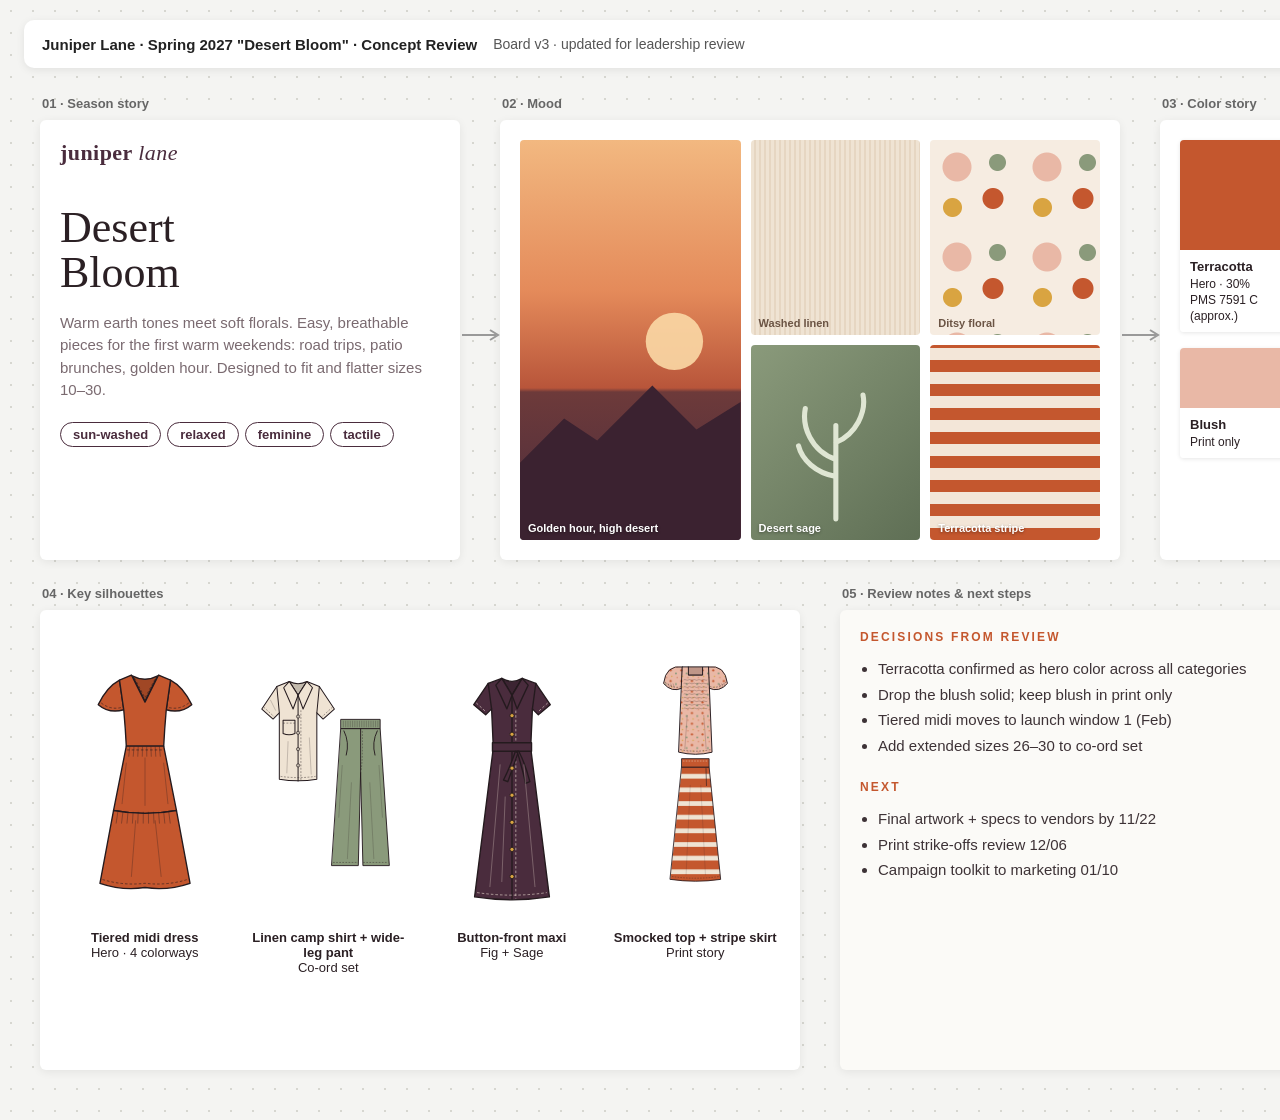
<file: work/board/board.html>
<!doctype html><html><head><meta charset="utf-8"><title>Juniper Lane Spring 2027 Concept Board</title>
<link rel="stylesheet" href="../juniper.css">
<style>
body{width:1800px;height:1120px;background:#f4f4f2 radial-gradient(#d6d6d0 1.2px,transparent 1.2px) 0 0/22px 22px;position:relative;font-size:15px}
.bar{position:absolute;left:24px;top:20px;right:24px;height:48px;background:#fff;border-radius:10px;box-shadow:0 2px 8px rgba(0,0,0,.08);display:flex;align-items:center;padding:0 18px;gap:16px;font-size:14px;color:#555}
.bar b{color:#222;font-size:15px}.bar .av{margin-left:auto;display:flex}.bar .av span{width:28px;height:28px;border-radius:50%;margin-left:-6px;border:2px solid #fff;display:grid;place-items:center;color:#fff;font-size:11px;font-weight:700}
.fr{position:absolute;background:#fff;border-radius:6px;box-shadow:0 2px 10px rgba(0,0,0,.07);padding:20px}
.fr>h3{position:absolute;top:-24px;left:2px;font-size:13px;color:#666;font-weight:600}
.tile{border-radius:4px;position:relative;overflow:hidden}
.cap{position:absolute;left:8px;bottom:6px;font-size:11px;color:#fff;font-weight:600;text-shadow:0 1px 3px rgba(0,0,0,.4)}
.chip{border-radius:4px;overflow:hidden;box-shadow:0 1px 4px rgba(0,0,0,.1)}
.chip div{height:110px}.chip p{padding:8px 10px;font-size:12px;line-height:1.35;background:#fff}.chip b{font-size:13px;display:block}
.sticky{position:absolute;width:170px;padding:14px;font-size:14px;line-height:1.35;box-shadow:0 4px 10px rgba(0,0,0,.12);font-family:"Segoe Print","Comic Sans MS",cursive}
.sticky small{display:block;margin-top:8px;font-family:Calibri,sans-serif;font-size:11px;opacity:.7}
svg.arrow{position:absolute;overflow:visible}
.kw{display:inline-block;border:1.5px solid var(--plum);color:var(--plum);border-radius:99px;padding:4px 12px;font-size:13px;font-weight:600;margin:0 6px 8px 0}
</style></head><body>
<div class="bar"><b>Juniper Lane · Spring 2027 "Desert Bloom" · Concept Review</b><span>Board v3 · updated for leadership review</span>
<div class="av"><span style="background:#C4572E">KC</span><span style="background:#8A9A7B">AD</span><span style="background:#4A2C3D">MD</span><span style="background:#D9A441">PD</span></div></div>

<!-- Season story -->
<div class="fr" style="left:40px;top:120px;width:420px;height:440px"><h3>01 · Season story</h3>
  <div class="jl" style="font-size:22px;color:var(--plum)">juniper <i>lane</i></div>
  <div class="serif" style="font-size:44px;line-height:1.02;margin-top:40px;color:var(--ink)">Desert<br>Bloom</div>
  <p style="margin-top:16px;color:var(--muted);line-height:1.5">Warm earth tones meet soft florals. Easy, breathable pieces for the first warm weekends: road trips, patio brunches, golden hour. Designed to fit and flatter sizes 10–30.</p>
  <div style="margin-top:20px"><span class="kw">sun-washed</span><span class="kw">relaxed</span><span class="kw">feminine</span><span class="kw">tactile</span></div>
</div>

<!-- Mood -->
<div class="fr" style="left:500px;top:120px;width:620px;height:440px"><h3>02 · Mood</h3>
  <div style="display:grid;grid-template-columns:1.3fr 1fr 1fr;grid-template-rows:1fr 1fr;gap:10px;height:100%">
    <div class="tile" style="grid-row:span 2;background:linear-gradient(180deg,#f2b880 0%,#e48a5a 38%,#b8553a 62%,#6d3a3a 63%,#4a2c3d 100%)">
      <svg viewBox="0 0 200 300" style="position:absolute;bottom:0;width:100%" preserveAspectRatio="none"><path d="M0 230 L40 190 L70 210 L120 160 L160 200 L200 175 L200 300 L0 300Z" fill="#3b2230"/><circle cx="140" cy="120" r="26" fill="#fbd9a6" opacity=".9"/></svg>
      <span class="cap">Golden hour, high desert</span></div>
    <div class="tile" style="background:repeating-linear-gradient(90deg,#efe3d3 0 3px,#e6d6c2 3px 5px),#efe3d3"><span class="cap" style="color:#6b5444;text-shadow:none">Washed linen</span></div>
    <div class="tile" style="background:radial-gradient(circle at 30% 30%,#e9b8a6 0 14px,transparent 15px),radial-gradient(circle at 70% 65%,#c4572e 0 10px,transparent 11px),radial-gradient(circle at 75% 25%,#8a9a7b 0 8px,transparent 9px),radial-gradient(circle at 25% 75%,#d9a441 0 9px,transparent 10px),#f6ece1;background-size:90px 90px"><span class="cap" style="color:#6b5444;text-shadow:none">Ditsy floral</span></div>
    <div class="tile" style="background:linear-gradient(135deg,#8a9a7b,#5f6f55)"><svg viewBox="0 0 100 100" style="position:absolute;inset:0;width:100%;height:100%"><path d="M50 95 V40 M50 60 C35 55 30 40 32 30 M50 50 C62 45 68 32 66 22 M50 70 C38 68 30 60 28 52" stroke="#dfe6d3" stroke-width="3" fill="none" stroke-linecap="round"/></svg><span class="cap">Desert sage</span></div>
    <div class="tile" style="background:repeating-linear-gradient(0deg,#c4572e 0 12px,#f3e6d8 12px 24px)"><span class="cap">Terracotta stripe</span></div>
  </div>
</div>

<!-- Color -->
<div class="fr" style="left:1160px;top:120px;width:600px;height:440px"><h3>03 · Color story</h3>
  <div style="display:grid;grid-template-columns:repeat(4,1fr);gap:12px">
    <div class="chip"><div style="background:#C4572E"></div><p><b>Terracotta</b>Hero · 30%<br>PMS 7591 C (approx.)</p></div>
    <div class="chip"><div style="background:#4A2C3D"></div><p><b>Fig</b>Anchor · 25%<br>PMS 7645 C (approx.)</p></div>
    <div class="chip"><div style="background:#8A9A7B"></div><p><b>Sage</b>Accent · 15%<br>PMS 5635 C (approx.)</p></div>
    <div class="chip"><div style="background:#F3E6D8;border-bottom:1px solid #eee"></div><p><b>Sand</b>Base · 30%<br>PMS 7527 C (approx.)</p></div>
  </div>
  <div style="display:flex;gap:12px;margin-top:16px">
    <div class="chip" style="flex:1"><div style="background:#E9B8A6;height:60px"></div><p><b>Blush</b>Print only</p></div>
    <div class="chip" style="flex:1"><div style="background:#D9A441;height:60px"></div><p><b>Marigold</b>Trims, hardware</p></div>
    <div style="flex:2;font-size:13px;color:var(--muted);line-height:1.45;padding:4px 6px">Lab dips due 11/15. Approve against physical standards under D65 light, not screen.</div>
  </div>
</div>

<!-- Silhouettes -->
<div class="fr" style="left:40px;top:610px;width:760px;height:460px"><h3>04 · Key silhouettes</h3>
  <div style="display:grid;grid-template-columns:repeat(4,1fr);gap:14px;height:100%;text-align:center;font-size:13px">
    <div><img src="../flats/dress_tiered_terra.svg" alt="" style="width:100%;height:300px;object-fit:contain;display:block"><p><b>Tiered midi dress</b><br>Hero · 4 colorways</p></div>
    <div><img src="../flats/coord_sand_sage.svg" alt="" style="width:100%;height:300px;object-fit:contain;display:block"><p><b>Linen camp shirt + wide-leg pant</b><br>Co-ord set</p></div>
    <div><img src="../flats/maxi_fig.svg" alt="" style="width:100%;height:300px;object-fit:contain;display:block"><p><b>Button-front maxi</b><br>Fig + Sage</p></div>
    <div><img src="../flats/top_skirt.svg" alt="" style="width:100%;height:300px;object-fit:contain;display:block"><p><b>Smocked top + stripe skirt</b><br>Print story</p></div>
  </div>
</div>

<!-- Feedback / next -->
<div class="fr" style="left:840px;top:610px;width:920px;height:460px;background:#fbfaf7"><h3>05 · Review notes &amp; next steps</h3>
  <div style="display:grid;grid-template-columns:1fr 1fr;gap:30px;height:100%">
    <div>
      <p class="k" style="font-size:12px;color:var(--terra)">Decisions from review</p>
      <ul style="margin:12px 0 0 18px;line-height:1.7;color:#3d3236">
        <li>Terracotta confirmed as hero color across all categories</li>
        <li>Drop the blush solid; keep blush in print only</li>
        <li>Tiered midi moves to launch window 1 (Feb)</li>
        <li>Add extended sizes 26–30 to co-ord set</li>
      </ul>
      <p class="k" style="font-size:12px;color:var(--terra);margin-top:22px">Next</p>
      <ul style="margin:12px 0 0 18px;line-height:1.7;color:#3d3236">
        <li>Final artwork + specs to vendors by 11/22</li>
        <li>Print strike-offs review 12/06</li>
        <li>Campaign toolkit to marketing 01/10</li>
      </ul>
    </div>
    <div style="position:relative">
      <div class="sticky" style="background:#fff3a8;left:0;top:0;transform:rotate(-2deg)">Love the sunset tile, can we pull it into the email hero?<small>Art Director</small></div>
      <div class="sticky" style="background:#ffd3c2;left:190px;top:20px;transform:rotate(2deg)">Confirm sage reads OK on extended sizes, check dye lot.<small>Product Dev</small></div>
      <div class="sticky" style="background:#d7ecd0;left:40px;top:190px;transform:rotate(1deg)">Stripe repeat 24mm for 3X+. Scale with grade.<small>KC · production note</small></div>
      <div class="sticky" style="background:#e1dcf5;left:230px;top:200px;transform:rotate(-1.5deg)">Approved for vendor handoff ✓<small>Merch Director</small></div>
    </div>
  </div>
</div>
<svg class="arrow" style="left:460px;top:330px" width="40" height="10"><path d="M2 5 H36 M30 0 L38 5 L30 10" stroke="#999" stroke-width="2" fill="none"/></svg>
<svg class="arrow" style="left:1120px;top:330px" width="40" height="10"><path d="M2 5 H36 M30 0 L38 5 L30 10" stroke="#999" stroke-width="2" fill="none"/></svg>
</body></html>
</file>
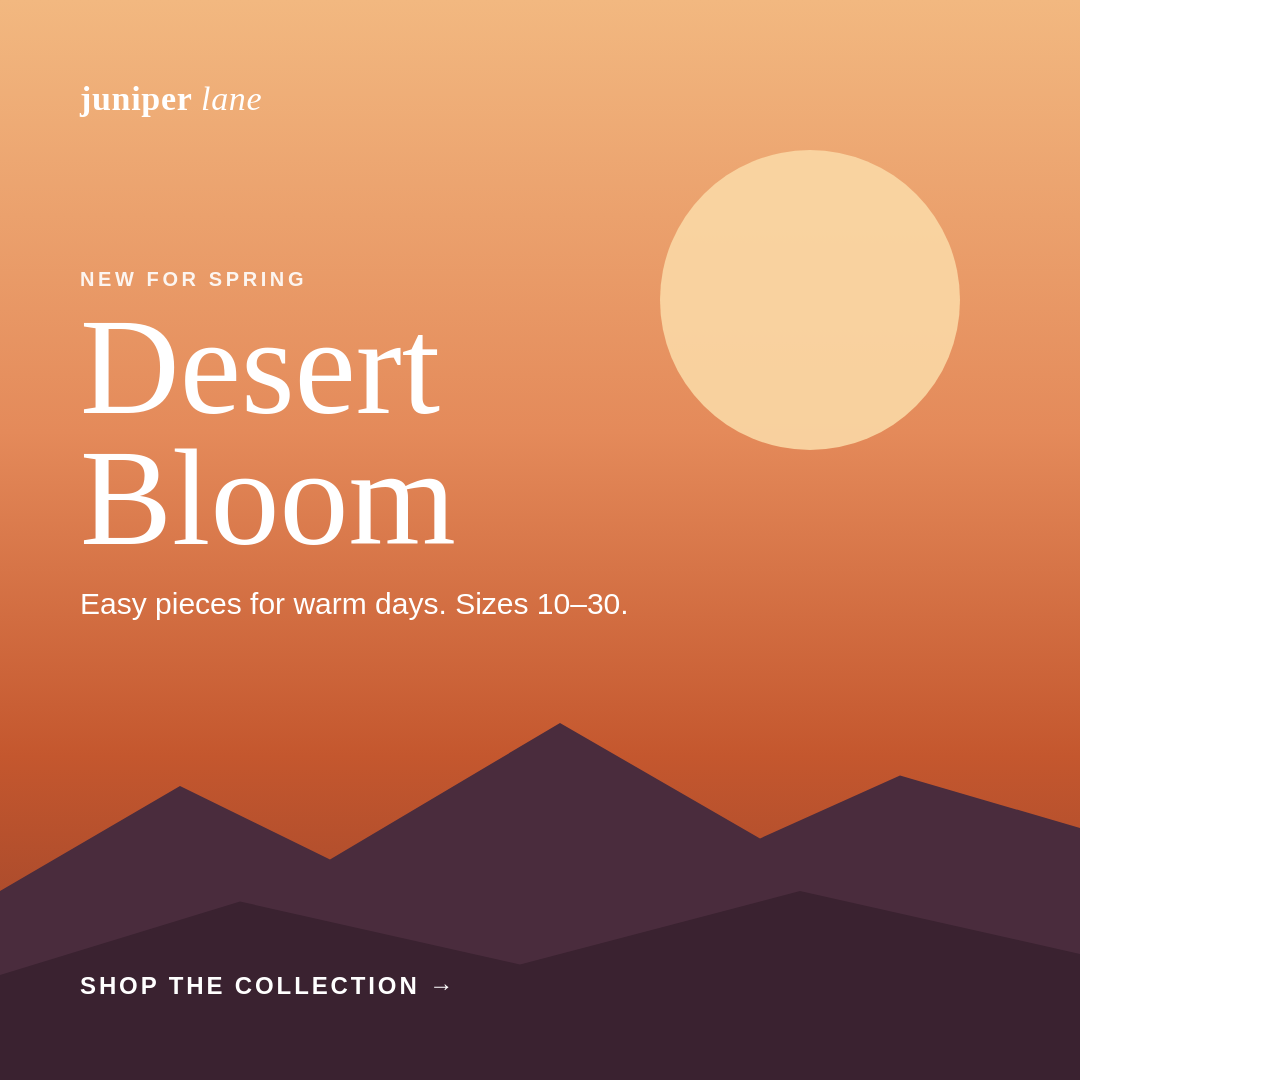
<file: work/launch/launch.html>
<!doctype html><html><head><meta charset="utf-8"><title>Juniper Lane Desert Bloom Launch</title>
<link rel="stylesheet" href="../juniper.css">
<style>
body{position:relative}
.f{position:absolute;inset:0;display:none;overflow:hidden}
.sun{background:linear-gradient(180deg,#f2b880 0%,#e48a5a 40%,#c4572e 70%,#8f3e2a 100%);position:relative;overflow:hidden}
.sun .disc{position:absolute;border-radius:50%;background:#fbd9a6;opacity:.9}
.sun svg{position:absolute;bottom:0;left:0;width:100%}
.dress{position:absolute}
.btn{display:inline-block;background:var(--plum);color:#fff;font-weight:700;letter-spacing:.08em;text-transform:uppercase;padding:.8em 1.6em;border-radius:2px}
/* IG 1080 */
#ig{padding:0}
/* email 600 */
#em{background:var(--cream)}
/* poster 24x36 -> 1200x1800 */
/* tent 4x6 -> 800x1200 */
</style></head><body>

<!-- Instagram 1080x1080 -->
<div class="f" id="ig">
  <div class="sun" style="position:absolute;inset:0">
    <div class="disc" style="width:300px;height:300px;right:120px;top:150px"></div>
    <svg viewBox="0 0 1080 400" preserveAspectRatio="none" style="height:420px"><path d="M0 220 L180 120 L330 190 L560 60 L760 170 L900 110 L1080 160 V400 H0Z" fill="#4A2C3D"/><path d="M0 300 L240 230 L520 290 L800 220 L1080 280 V400 H0Z" fill="#3a2230"/></svg>
  </div>
  <div style="position:absolute;left:80px;top:80px;color:#fff">
    <div class="jl" style="font-size:34px">juniper <i>lane</i></div>
    <div class="k" style="font-size:20px;margin-top:150px;opacity:.9">New for spring</div>
    <div class="serif" style="font-size:138px;line-height:.95;margin-top:10px">Desert<br>Bloom</div>
    <div style="font-size:30px;margin-top:24px">Easy pieces for warm days. Sizes 10–30.</div>
  </div>
  <div style="position:absolute;left:80px;bottom:80px;color:#fff;font-size:24px;font-weight:700;letter-spacing:.12em">SHOP THE COLLECTION →</div>
</div>

<!-- Email 600 wide -->
<div class="f" id="em">
  <div style="width:600px;margin:0 auto;background:#fff">
    <div style="padding:22px 0;text-align:center;border-bottom:1px solid var(--line)"><span class="jl" style="font-size:26px;color:var(--plum)">juniper <i>lane</i></span>
      <div style="display:flex;justify-content:center;gap:28px;margin-top:12px;font-size:12px;letter-spacing:.14em;color:var(--muted)"><span>NEW</span><span>DRESSES</span><span>TOPS</span><span>BOTTOMS</span><span>SALE</span></div></div>
    <div class="sun" style="height:420px">
      <div class="disc" style="width:160px;height:160px;right:70px;top:70px"></div>
      <svg viewBox="0 0 600 200" preserveAspectRatio="none" style="height:170px"><path d="M0 110 L100 60 L190 95 L310 30 L420 85 L500 55 L600 80 V200 H0Z" fill="#4A2C3D"/></svg>
      <div style="position:absolute;left:40px;top:70px;color:#fff"><div class="k" style="font-size:12px">The spring edit</div><div class="serif" style="font-size:64px;line-height:.95;margin-top:8px">Desert<br>Bloom</div></div>
    </div>
    <div style="padding:34px 40px;text-align:center"><p style="font-size:17px;line-height:1.55;color:#4b3f44">Sun-washed color, breathable linen and soft florals, designed to fit and flatter sizes 10–30.</p><div class="btn" style="margin-top:22px;font-size:14px">Shop new arrivals</div></div>
    <div style="display:grid;grid-template-columns:repeat(3,1fr);gap:12px;padding:0 24px 30px">
      <div style="text-align:center;font-size:13px"><div style="background:var(--sand);height:200px;display:grid;place-items:center"><img src="../flats/dress_tiered_terra.svg" alt="" style="height:185px"></div><p style="margin-top:8px"><b>Tiered Midi Dress</b><br>$64.90</p></div>
      <div style="text-align:center;font-size:13px"><div style="background:var(--sand);height:200px;display:grid;place-items:center"><img src="../flats/coord_sand_sage.svg" alt="" style="height:185px"></div><p style="margin-top:8px"><b>Linen Co-ord Set</b><br>$79.90</p></div>
      <div style="text-align:center;font-size:13px"><div style="background:var(--sand);height:200px;display:grid;place-items:center"><img src="../flats/maxi_fig.svg" alt="" style="height:185px"></div><p style="margin-top:8px"><b>Button-Front Maxi</b><br>$69.90</p></div>
    </div>
    <div style="background:var(--plum);color:#e9d6dd;font-size:11px;line-height:1.6;text-align:center;padding:20px">Free shipping on orders $75+ · Free returns in store<br>Juniper Lane is a fictional brand created for a design portfolio.</div>
  </div>
</div>

<!-- Window poster 24x36 -->
<div class="f" id="po">
  <div class="sun" style="position:absolute;inset:0">
    <div class="disc" style="width:520px;height:520px;left:340px;top:260px"></div>
    <svg viewBox="0 0 1200 600" preserveAspectRatio="none" style="height:760px"><path d="M0 300 L220 170 L420 260 L640 90 L880 230 L1040 150 L1200 210 V600 H0Z" fill="#4A2C3D"/><path d="M0 420 L300 330 L620 410 L920 320 L1200 390 V600 H0Z" fill="#3a2230"/></svg>
  </div>
  <div style="position:absolute;left:0;right:0;top:110px;text-align:center;color:#fff"><div class="jl" style="font-size:52px">juniper <i>lane</i></div></div>
  <div style="position:absolute;left:0;right:0;bottom:200px;text-align:center;color:#fff">
    <div class="k" style="font-size:30px">The spring collection</div>
    <div class="serif" style="font-size:230px;line-height:.9;margin-top:16px">Desert<br>Bloom</div>
    <div style="font-size:40px;margin-top:30px">Now in store · Sizes 10–30</div>
  </div>
</div>

<!-- Table tent 4x6 -->
<div class="f" id="tt" style="background:var(--cream)">
  <div class="sun" style="height:560px"><div class="disc" style="width:220px;height:220px;right:80px;top:80px"></div>
    <svg viewBox="0 0 800 300" preserveAspectRatio="none" style="height:240px"><path d="M0 150 L150 80 L290 130 L460 40 L620 120 L800 90 V300 H0Z" fill="#4A2C3D"/></svg>
    <div style="position:absolute;left:60px;top:70px;color:#fff"><div class="jl" style="font-size:30px">juniper <i>lane</i></div><div class="serif" style="font-size:92px;line-height:.95;margin-top:90px">Desert<br>Bloom</div></div></div>
  <div style="padding:50px 60px">
    <div class="k" style="font-size:18px;color:var(--terra)">Fitting room favorite</div>
    <div class="serif" style="font-size:52px;line-height:1.05;margin-top:12px;color:var(--plum)">Find your fit in the Tiered Midi</div>
    <p style="font-size:24px;color:var(--muted);margin-top:18px;line-height:1.45">Ask a stylist for your size, or scan to see all 4 colors.</p>
    <div style="display:flex;align-items:center;gap:26px;margin-top:40px">
      <div style="width:170px;height:170px;background:#fff;border:2px solid var(--line);padding:14px;display:grid;grid-template-columns:repeat(5,1fr);gap:5px">
        <i style="background:#2B2024"></i><i style="background:#2B2024"></i><i></i><i style="background:#2B2024"></i><i style="background:#2B2024"></i><i style="background:#2B2024"></i><i></i><i style="background:#2B2024"></i><i></i><i style="background:#2B2024"></i><i></i><i style="background:#2B2024"></i><i style="background:#2B2024"></i><i style="background:#2B2024"></i><i></i><i style="background:#2B2024"></i><i></i><i></i><i style="background:#2B2024"></i><i style="background:#2B2024"></i><i style="background:#2B2024"></i><i style="background:#2B2024"></i><i></i><i style="background:#2B2024"></i><i style="background:#2B2024"></i></div>
      <div style="font-size:22px;font-weight:700;color:var(--plum);letter-spacing:.06em">SCAN TO SHOP<br><span style="font-weight:400;color:var(--muted);font-size:18px;letter-spacing:0">juniperlane.example/bloom</span></div>
    </div>
  </div>
  <div style="position:absolute;left:0;right:0;bottom:0;background:var(--plum);color:#f3e6d8;padding:26px 60px;display:flex;justify-content:space-between;font-size:20px;letter-spacing:.06em"><span>SIZES 10–30</span><span>FREE RETURNS IN STORE</span></div>
</div>

<script>
const id=(location.search.match(/f=(\w+)/)||[])[1]||'ig';
document.getElementById(id).style.display='block';
const sz={ig:[1080,1080],em:[600,1046],po:[1200,1800],tt:[800,1200]}[id];
document.body.style.width=sz[0]+'px';document.body.style.height=sz[1]+'px';
</script>
</body></html>
</file>
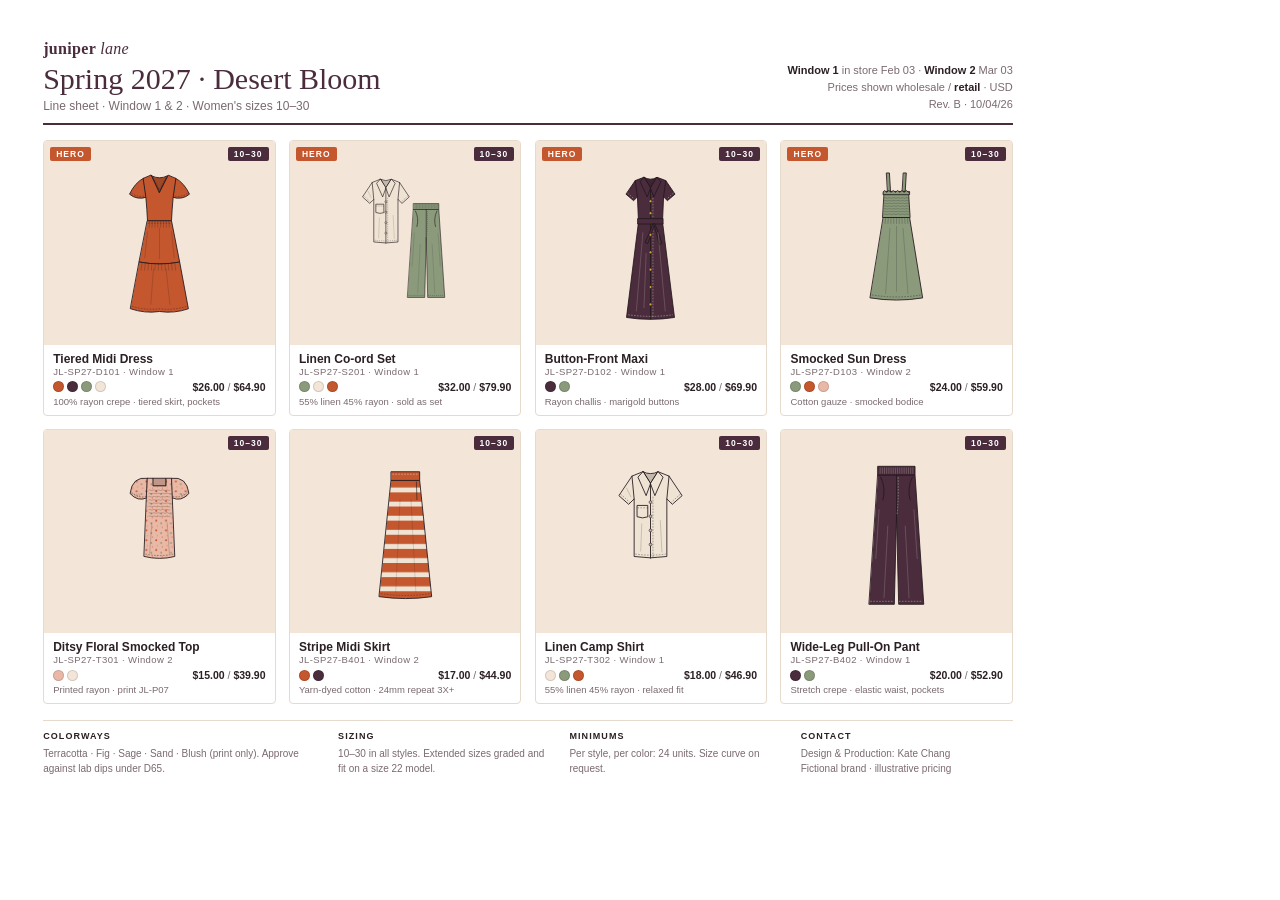
<file: work/linesheet/linesheet.html>
<!doctype html><html><head><meta charset="utf-8"><title>Juniper Lane Spring 2027 Line Sheet</title>
<link rel="stylesheet" href="../juniper.css">
<style>
@page{size:11in 8.5in;margin:0}
html,body{width:11in;height:8.5in}
body{background:#fff;padding:.42in .45in;display:grid;grid-template-rows:auto 1fr auto;gap:.16in;font-size:10.5px}
.hd{display:flex;justify-content:space-between;align-items:flex-end;border-bottom:2px solid var(--plum);padding-bottom:.1in}
.hd .t{font-family:Georgia,serif;font-size:30px;color:var(--plum);line-height:1}
.hd .s{color:var(--muted);font-size:12px;margin-top:5px}
.hd .r{text-align:right;font-size:11px;line-height:1.55;color:var(--muted)}
.hd .r b{color:var(--ink)}
.grid{display:grid;grid-template-columns:repeat(4,1fr);grid-template-rows:1fr 1fr;gap:.14in;min-height:0}
.it{border:1px solid var(--line);border-radius:4px;display:grid;grid-template-rows:1fr auto;overflow:hidden}
.img{background:var(--sand);display:grid;place-items:center;position:relative}
.img svg{height:1.55in}
.badge{position:absolute;top:6px;left:6px;font-size:8.5px;font-weight:700;letter-spacing:.12em;background:var(--terra);color:#fff;padding:2px 6px;border-radius:2px}
.badge.ext{background:var(--plum);left:auto;right:6px}
.info{padding:7px 9px 8px}
.info .n{font-weight:700;font-size:12px}
.info .no{color:var(--muted);font-size:9.5px;letter-spacing:.04em}
.row{display:flex;justify-content:space-between;margin-top:4px;align-items:center}
.dots{display:flex;gap:3px}.dots i{width:11px;height:11px;border-radius:50%;border:1px solid #0002}
.price{font-weight:700}.price span{color:var(--muted);font-weight:400}
.meta{color:var(--muted);font-size:9.5px;margin-top:3px}
.ft{display:grid;grid-template-columns:1.3fr 1fr 1fr 1fr;gap:.2in;border-top:1px solid var(--line);padding-top:.1in;font-size:10px;color:var(--muted);line-height:1.5}
.ft b{color:var(--ink);display:block;font-size:9px;letter-spacing:.12em;text-transform:uppercase;margin-bottom:2px}
</style></head><body>
<div class="hd">
  <div><div class="jl" style="font-size:16px;color:var(--plum)">juniper <i>lane</i></div><div class="t" style="margin-top:6px">Spring 2027 · Desert Bloom</div><div class="s">Line sheet · Window 1 &amp; 2 · Women's sizes 10–30</div></div>
  <div class="r"><b>Window 1</b> in store Feb 03 · <b>Window 2</b> Mar 03<br>Prices shown wholesale / <b>retail</b> · USD<br>Rev. B · 10/04/26</div>
</div>

<div class="grid">
  <!-- 1 -->
  <div class="it"><div class="img"><span class="badge">HERO</span><span class="badge ext">10–30</span><img src="../flats/dress_tiered_terra.svg" alt="" style="height:1.7in"></div>
    <div class="info"><div class="n">Tiered Midi Dress</div><div class="no">JL-SP27-D101 · Window 1</div>
      <div class="row"><div class="dots"><i style="background:#C4572E"></i><i style="background:#4A2C3D"></i><i style="background:#8A9A7B"></i><i style="background:#f3e6d8"></i></div><div class="price">$26.00 <span>/</span> $64.90</div></div>
      <div class="meta">100% rayon crepe · tiered skirt, pockets</div></div></div>
  <!-- 2 -->
  <div class="it"><div class="img"><span class="badge">HERO</span><span class="badge ext">10–30</span><img src="../flats/coord_sand_sage.svg" alt="" style="height:1.7in"></div>
    <div class="info"><div class="n">Linen Co-ord Set</div><div class="no">JL-SP27-S201 · Window 1</div>
      <div class="row"><div class="dots"><i style="background:#8A9A7B"></i><i style="background:#f3e6d8"></i><i style="background:#C4572E"></i></div><div class="price">$32.00 <span>/</span> $79.90</div></div>
      <div class="meta">55% linen 45% rayon · sold as set</div></div></div>
  <!-- 3 -->
  <div class="it"><div class="img"><span class="badge">HERO</span><span class="badge ext">10–30</span><img src="../flats/maxi_fig.svg" alt="" style="height:1.7in"></div>
    <div class="info"><div class="n">Button-Front Maxi</div><div class="no">JL-SP27-D102 · Window 1</div>
      <div class="row"><div class="dots"><i style="background:#4A2C3D"></i><i style="background:#8A9A7B"></i></div><div class="price">$28.00 <span>/</span> $69.90</div></div>
      <div class="meta">Rayon challis · marigold buttons</div></div></div>
  <!-- 4 -->
  <div class="it"><div class="img"><span class="badge">HERO</span><span class="badge ext">10–30</span><img src="../flats/sundress_sage.svg" alt="" style="height:1.7in"></div>
    <div class="info"><div class="n">Smocked Sun Dress</div><div class="no">JL-SP27-D103 · Window 2</div>
      <div class="row"><div class="dots"><i style="background:#8A9A7B"></i><i style="background:#C4572E"></i><i style="background:#E9B8A6"></i></div><div class="price">$24.00 <span>/</span> $59.90</div></div>
      <div class="meta">Cotton gauze · smocked bodice</div></div></div>
  <!-- 5 -->
  <div class="it"><div class="img"><span class="badge ext">10–30</span><img src="../flats/top_ditsy.svg" alt="" style="height:1.7in"></div>
    <div class="info"><div class="n">Ditsy Floral Smocked Top</div><div class="no">JL-SP27-T301 · Window 2</div>
      <div class="row"><div class="dots"><i style="background:#E9B8A6"></i><i style="background:#f3e6d8"></i></div><div class="price">$15.00 <span>/</span> $39.90</div></div>
      <div class="meta">Printed rayon · print JL-P07</div></div></div>
  <!-- 6 -->
  <div class="it"><div class="img"><span class="badge ext">10–30</span><img src="../flats/skirt_stripe.svg" alt="" style="height:1.7in"></div>
    <div class="info"><div class="n">Stripe Midi Skirt</div><div class="no">JL-SP27-B401 · Window 2</div>
      <div class="row"><div class="dots"><i style="background:#C4572E"></i><i style="background:#4A2C3D"></i></div><div class="price">$17.00 <span>/</span> $44.90</div></div>
      <div class="meta">Yarn-dyed cotton · 24mm repeat 3X+</div></div></div>
  <!-- 7 -->
  <div class="it"><div class="img"><span class="badge ext">10–30</span><img src="../flats/shirt_sand.svg" alt="" style="height:1.7in"></div>
    <div class="info"><div class="n">Linen Camp Shirt</div><div class="no">JL-SP27-T302 · Window 1</div>
      <div class="row"><div class="dots"><i style="background:#f3e6d8"></i><i style="background:#8A9A7B"></i><i style="background:#C4572E"></i></div><div class="price">$18.00 <span>/</span> $46.90</div></div>
      <div class="meta">55% linen 45% rayon · relaxed fit</div></div></div>
  <!-- 8 -->
  <div class="it"><div class="img"><span class="badge ext">10–30</span><img src="../flats/pant_fig.svg" alt="" style="height:1.7in"></div>
    <div class="info"><div class="n">Wide-Leg Pull-On Pant</div><div class="no">JL-SP27-B402 · Window 1</div>
      <div class="row"><div class="dots"><i style="background:#4A2C3D"></i><i style="background:#8A9A7B"></i></div><div class="price">$20.00 <span>/</span> $52.90</div></div>
      <div class="meta">Stretch crepe · elastic waist, pockets</div></div></div>
</div>

<div class="ft">
  <div><b>Colorways</b>Terracotta · Fig · Sage · Sand · Blush (print only). Approve against lab dips under D65.</div>
  <div><b>Sizing</b>10–30 in all styles. Extended sizes graded and fit on a size 22 model.</div>
  <div><b>Minimums</b>Per style, per color: 24 units. Size curve on request.</div>
  <div><b>Contact</b>Design &amp; Production: Kate Chang<br>Fictional brand · illustrative pricing</div>
</div>
</body></html>
</file>
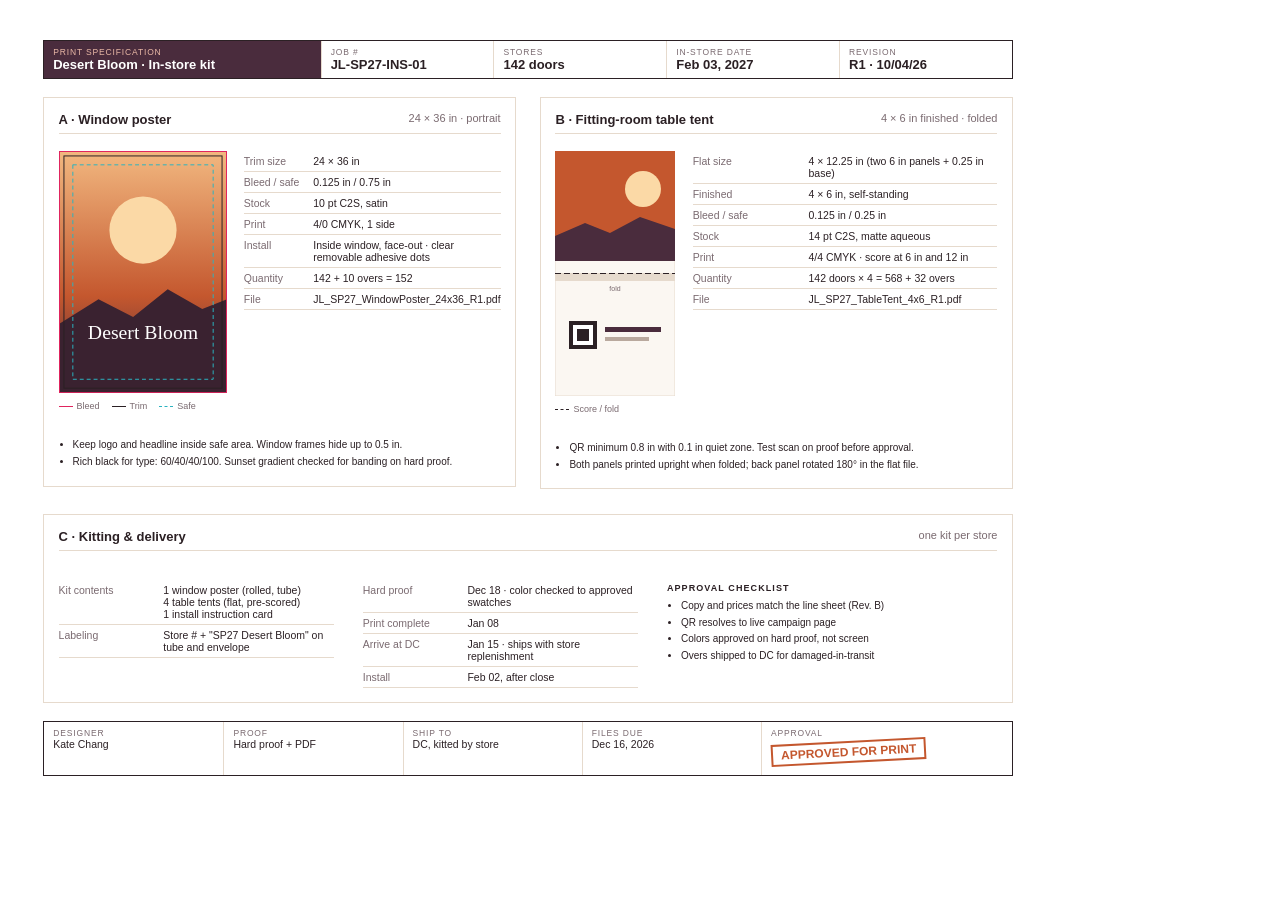
<file: work/linesheet/printspec.html>
<!doctype html><html><head><meta charset="utf-8"><title>Juniper Lane In-Store Print Spec</title>
<link rel="stylesheet" href="../juniper.css">
<style>
@page{size:11in 8.5in;margin:0}
html,body{width:11in;height:8.5in}
body{background:#fff;padding:.42in .45in;display:grid;grid-template-rows:auto 1fr auto;gap:.18in;font-size:10.5px}
.hd{display:grid;grid-template-columns:1.6fr repeat(4,1fr);border:1.5px solid var(--ink)}
.hd div{padding:6px 9px;border-left:1px solid var(--line)}.hd div:first-child{border-left:none;background:var(--plum);color:#fff}
.hd small{display:block;font-size:8.5px;text-transform:uppercase;letter-spacing:.1em;color:var(--muted)}.hd div:first-child small{color:var(--blush)}
.hd b{font-size:13px}
.main{display:grid;grid-template-columns:1fr 1fr;gap:.25in;min-height:0;align-items:start}
.piece{border:1px solid var(--line);padding:.15in;display:grid;grid-template-columns:auto 1fr;gap:.18in;align-items:start;align-content:start}
.piece h3{grid-column:1/-1;font-size:13px;display:flex;justify-content:space-between;border-bottom:1px solid var(--line);padding-bottom:6px}
.piece h3 span{color:var(--muted);font-weight:400;font-size:11px}
table{width:100%;border-collapse:collapse;font-size:10.5px}
td{border-bottom:1px solid var(--line);padding:4px 0;vertical-align:top}
td:first-child{color:var(--muted);width:38%;padding-right:8px}
.leg{display:flex;gap:12px;font-size:9px;color:var(--muted);margin-top:6px;flex-wrap:wrap}
.leg i{display:inline-block;width:14px;height:0;border-top:1.5px solid;vertical-align:middle;margin-right:4px}
.notes{grid-column:1/-1;font-size:10px;line-height:1.45;margin-top:.1in}
.notes li{margin:0 0 2px 14px}
.ft{display:grid;grid-template-columns:repeat(4,1fr) 1.4fr;border:1.5px solid var(--ink)}
.ft div{padding:6px 9px;border-left:1px solid var(--line);height:.55in}.ft div:first-child{border-left:none}
.ft small{display:block;font-size:8.5px;text-transform:uppercase;letter-spacing:.1em;color:var(--muted)}
.stamp{color:var(--terra);font-weight:700;font-size:12px;border:2px solid var(--terra);display:inline-block;padding:2px 8px;transform:rotate(-3deg);margin-top:3px}
</style></head><body>
<div class="hd">
  <div><small>Print specification</small><b>Desert Bloom · In-store kit</b></div>
  <div><small>Job #</small><b>JL-SP27-INS-01</b></div>
  <div><small>Stores</small><b>142 doors</b></div>
  <div><small>In-store date</small><b>Feb 03, 2027</b></div>
  <div><small>Revision</small><b>R1 · 10/04/26</b></div>
</div>

<div class="main">
  <!-- Poster -->
  <div class="piece">
    <h3>A · Window poster <span>24 × 36 in · portrait</span></h3>
    <div>
      <svg viewBox="0 0 170 245" width="1.75in">
        <defs><linearGradient id="g" x1="0" y1="0" x2="0" y2="1"><stop offset="0" stop-color="#f2b880"/><stop offset=".6" stop-color="#c4572e"/><stop offset="1" stop-color="#4a2c3d"/></linearGradient></defs>
        <rect x="0" y="0" width="170" height="245" fill="url(#g)"/>
        <circle cx="85" cy="80" r="34" fill="#fbd9a6"/>
        <path d="M0 175 L40 150 L75 168 L110 140 L145 160 L170 150 V245 H0Z" fill="#3a2230"/>
        <text x="85" y="190" text-anchor="middle" font-family="Georgia" font-size="20" fill="#fff">Desert Bloom</text>
        <rect x="5" y="5" width="160" height="235" fill="none" stroke="#2B2024" stroke-width="1"/>
        <rect x="14" y="14" width="142" height="217" fill="none" stroke="#2bb3c0" stroke-width="1" stroke-dasharray="4 3"/>
        <rect x=".5" y=".5" width="169" height="244" fill="none" stroke="#e0245e" stroke-width="1"/>
      </svg>
      <div class="leg"><span><i style="border-color:#e0245e"></i>Bleed</span><span><i style="border-color:#2B2024"></i>Trim</span><span><i style="border-color:#2bb3c0;border-top-style:dashed"></i>Safe</span></div>
    </div>
    <table>
      <tr><td>Trim size</td><td>24 × 36 in</td></tr>
      <tr><td>Bleed / safe</td><td>0.125 in / 0.75 in</td></tr>
      <tr><td>Stock</td><td>10 pt C2S, satin</td></tr>
      <tr><td>Print</td><td>4/0 CMYK, 1 side</td></tr>
      <tr><td>Install</td><td>Inside window, face-out · clear removable adhesive dots</td></tr>
      <tr><td>Quantity</td><td>142 + 10 overs = 152</td></tr>
      <tr><td>File</td><td>JL_SP27_WindowPoster_24x36_R1.pdf</td></tr>
    </table>
    <ul class="notes"><li>Keep logo and headline inside safe area. Window frames hide up to 0.5 in.</li><li>Rich black for type: 60/40/40/100. Sunset gradient checked for banding on hard proof.</li></ul>
  </div>

  <!-- Table tent -->
  <div class="piece">
    <h3>B · Fitting-room table tent <span>4 × 6 in finished · folded</span></h3>
    <div>
      <svg viewBox="0 0 120 245" width="1.25in">
        <rect x="0" y="0" width="120" height="245" fill="#fbf7f2" stroke="#e6dacd"/>
        <rect x="0" y="0" width="120" height="110" fill="#c4572e"/>
        <circle cx="88" cy="38" r="18" fill="#fbd9a6"/>
        <path d="M0 85 L30 72 L55 82 L85 66 L120 78 V110 H0Z" fill="#4a2c3d"/>
        <rect x="0" y="122" width="120" height="8" fill="#e6dacd"/>
        <line x1="0" y1="122.5" x2="120" y2="122.5" stroke="#2B2024" stroke-dasharray="6 3"/>
        <text x="60" y="140" text-anchor="middle" font-size="7" fill="#7A6A70">fold</text>
        <rect x="14" y="170" width="28" height="28" fill="#2B2024"/><rect x="18" y="174" width="20" height="20" fill="#fff"/><rect x="22" y="178" width="12" height="12" fill="#2B2024"/>
        <rect x="50" y="176" width="56" height="5" fill="#4a2c3d"/><rect x="50" y="186" width="44" height="4" fill="#b9a99e"/>
      </svg>
      <div class="leg"><span><i style="border-color:#2B2024;border-top-style:dashed"></i>Score / fold</span></div>
    </div>
    <table>
      <tr><td>Flat size</td><td>4 × 12.25 in (two 6 in panels + 0.25 in base)</td></tr>
      <tr><td>Finished</td><td>4 × 6 in, self-standing</td></tr>
      <tr><td>Bleed / safe</td><td>0.125 in / 0.25 in</td></tr>
      <tr><td>Stock</td><td>14 pt C2S, matte aqueous</td></tr>
      <tr><td>Print</td><td>4/4 CMYK · score at 6 in and 12 in</td></tr>
      <tr><td>Quantity</td><td>142 doors × 4 = 568 + 32 overs</td></tr>
      <tr><td>File</td><td>JL_SP27_TableTent_4x6_R1.pdf</td></tr>
    </table>
    <ul class="notes"><li>QR minimum 0.8 in with 0.1 in quiet zone. Test scan on proof before approval.</li><li>Both panels printed upright when folded; back panel rotated 180° in the flat file.</li></ul>
  </div>
  <div class="piece" style="grid-column:1/-1;grid-template-columns:1fr 1fr 1.2fr;gap:.3in">
    <h3>C · Kitting &amp; delivery <span>one kit per store</span></h3>
    <table><tr><td>Kit contents</td><td>1 window poster (rolled, tube)<br>4 table tents (flat, pre-scored)<br>1 install instruction card</td></tr>
      <tr><td>Labeling</td><td>Store # + "SP27 Desert Bloom" on tube and envelope</td></tr></table>
    <table><tr><td>Hard proof</td><td>Dec 18 · color checked to approved swatches</td></tr>
      <tr><td>Print complete</td><td>Jan 08</td></tr>
      <tr><td>Arrive at DC</td><td>Jan 15 · ships with store replenishment</td></tr>
      <tr><td>Install</td><td>Feb 02, after close</td></tr></table>
    <div style="font-size:10px;line-height:1.5"><b style="font-size:9px;letter-spacing:.12em;text-transform:uppercase">Approval checklist</b>
      <ul class="notes" style="margin-top:4px"><li>Copy and prices match the line sheet (Rev. B)</li><li>QR resolves to live campaign page</li><li>Colors approved on hard proof, not screen</li><li>Overs shipped to DC for damaged-in-transit</li></ul></div>
  </div>
</div>

<div class="ft">
  <div><small>Designer</small>Kate Chang</div>
  <div><small>Proof</small>Hard proof + PDF</div>
  <div><small>Ship to</small>DC, kitted by store</div>
  <div><small>Files due</small>Dec 16, 2026</div>
  <div><small>Approval</small><span class="stamp">APPROVED FOR PRINT</span></div>
</div>
</body></html>
</file>
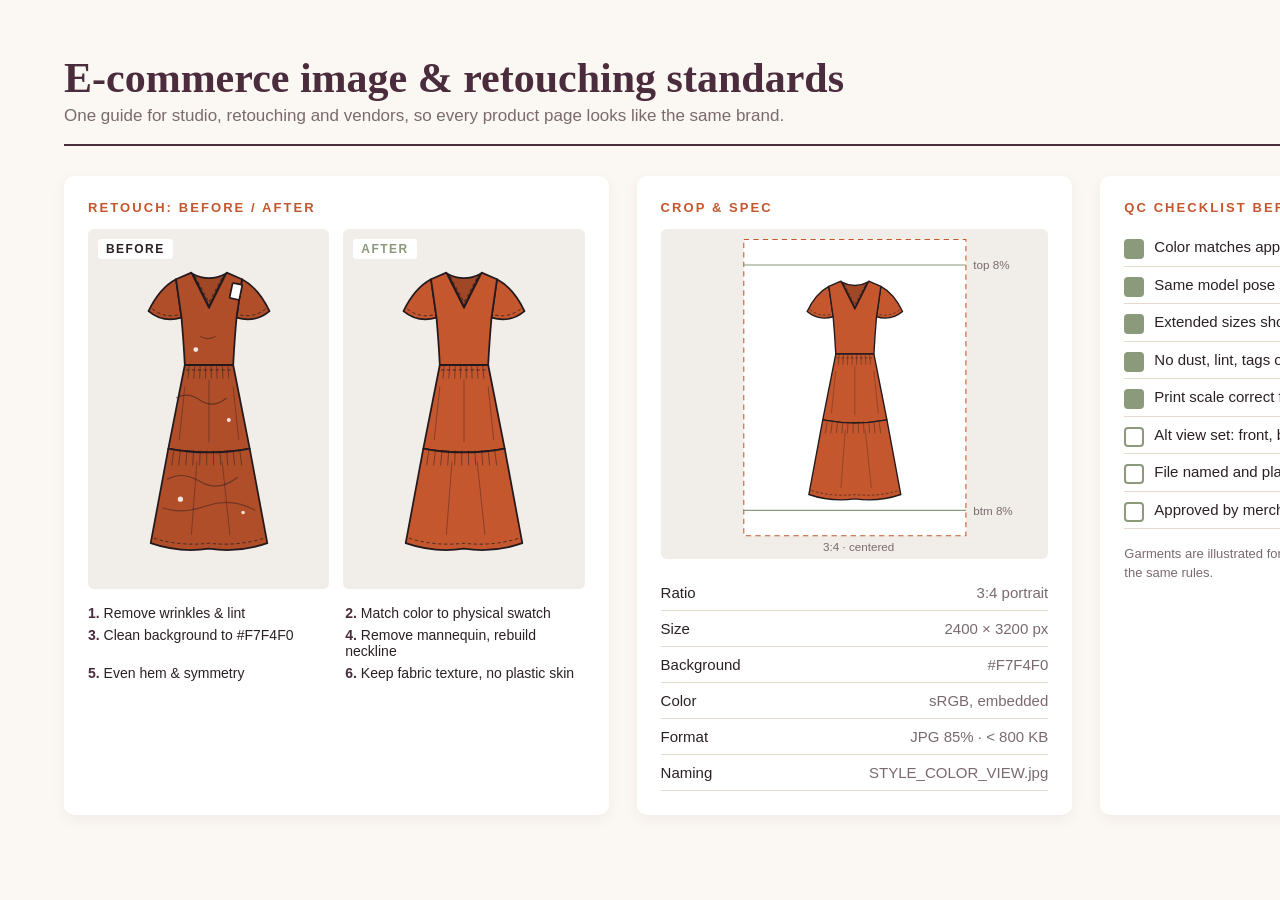
<file: work/retouch/guide.html>
<!doctype html><html><head><meta charset="utf-8"><title>Juniper Lane Image Standards</title>
<link rel="stylesheet" href="../juniper.css">
<style>
body{width:1600px;height:820px;background:var(--cream);padding:54px 64px;display:grid;grid-template-rows:auto 1fr;gap:30px}
.top{display:flex;justify-content:space-between;align-items:flex-end;border-bottom:2px solid var(--plum);padding-bottom:18px}
h1{font-family:Georgia,serif;font-size:42px;color:var(--plum)}
.top p{color:var(--muted);font-size:17px;margin-top:4px}
.grid{display:grid;grid-template-columns:1.25fr 1fr 1fr;gap:28px;min-height:0}
.card{background:#fff;border-radius:10px;padding:24px;box-shadow:0 4px 14px rgba(74,44,61,.06)}
h2{font-size:13px;letter-spacing:.16em;text-transform:uppercase;color:var(--terra);margin-bottom:14px}
.ba{display:grid;grid-template-columns:1fr 1fr;gap:14px}
.ba div{background:#f1ede8;border-radius:6px;height:360px;display:grid;place-items:center;position:relative}
.ba span{position:absolute;top:10px;left:10px;font-size:12px;font-weight:700;letter-spacing:.12em;background:#fff;padding:3px 8px;border-radius:3px}
.fix{margin-top:16px;display:grid;grid-template-columns:1fr 1fr;gap:6px 18px;font-size:14px}
.fix b{color:var(--plum)}
.spec div{display:flex;justify-content:space-between;border-bottom:1px solid var(--line);padding:9px 0;font-size:15px}
.spec span{color:var(--muted)}
ul.ck{list-style:none;font-size:15px;line-height:1.5}
ul.ck li{padding:7px 0 7px 30px;position:relative;border-bottom:1px solid var(--line)}
ul.ck li:before{content:"";position:absolute;left:0;top:10px;width:16px;height:16px;border-radius:4px;border:2px solid var(--sage)}
ul.ck li.ok:before{background:var(--sage)}
.crop{background:#f1ede8;border-radius:6px;height:330px;position:relative;margin-bottom:16px}
</style></head><body>
<div class="top"><div><h1>E-commerce image &amp; retouching standards</h1><p>One guide for studio, retouching and vendors, so every product page looks like the same brand.</p></div>
<div class="jl" style="font-size:26px;color:var(--plum)">juniper <i>lane</i></div></div>
<div class="grid">
  <div class="card"><h2>Retouch: before / after</h2>
    <div class="ba">
      <div><span>BEFORE</span><img src="../flats/dress_tiered_terra_before.svg" alt="" style="height:330px"></div>
      <div><span style="color:var(--sage)">AFTER</span><img src="../flats/dress_tiered_terra.svg" alt="" style="height:330px"></div>
    </div>
    <div class="fix"><div><b>1.</b> Remove wrinkles &amp; lint</div><div><b>2.</b> Match color to physical swatch</div><div><b>3.</b> Clean background to #F7F4F0</div><div><b>4.</b> Remove mannequin, rebuild neckline</div><div><b>5.</b> Even hem &amp; symmetry</div><div><b>6.</b> Keep fabric texture, no plastic skin</div></div>
  </div>
  <div class="card"><h2>Crop &amp; spec</h2>
    <div class="crop"><svg viewBox="0 0 300 312" width="100%" height="100%">
      <rect x="45" y="10" width="210" height="280" fill="#fff" stroke="#C4572E" stroke-dasharray="5 4"/>
      <line x1="45" y1="34" x2="255" y2="34" stroke="#8A9A7B"/><line x1="45" y1="266" x2="255" y2="266" stroke="#8A9A7B"/>
      <image href="../flats/dress_tiered_terra.svg" x="68" y="28" width="164" height="246"/>
      <text x="262" y="38" font-size="11" fill="#7A6A70">top 8%</text><text x="262" y="270" font-size="11" fill="#7A6A70">btm 8%</text><text x="120" y="304" font-size="11" fill="#7A6A70">3:4 · centered</text></svg></div>
    <div class="spec"><div>Ratio<span>3:4 portrait</span></div><div>Size<span>2400 × 3200 px</span></div><div>Background<span>#F7F4F0</span></div><div>Color<span>sRGB, embedded</span></div><div>Format<span>JPG 85% · &lt; 800 KB</span></div><div>Naming<span>STYLE_COLOR_VIEW.jpg</span></div></div>
  </div>
  <div class="card"><h2>QC checklist before upload</h2>
    <ul class="ck">
      <li class="ok">Color matches approved swatch under D65</li>
      <li class="ok">Same model pose set across all sizes</li>
      <li class="ok">Extended sizes shot on a model in that size</li>
      <li class="ok">No dust, lint, tags or pins visible</li>
      <li class="ok">Print scale correct for the grade</li>
      <li>Alt view set: front, back, side, detail</li>
      <li>File named and placed in DAM folder</li>
      <li>Approved by merch before go-live</li>
    </ul>
    <p style="font-size:13px;color:var(--muted);margin-top:16px;line-height:1.45">Garments are illustrated for this guide. Studio photography follows the same rules.</p>
  </div>
</div>
</body></html>
</file>
<file: work/juniper.css>
/* Juniper Lane brand tokens (fictional plus-size fashion retailer) */
:root{--plum:#4A2C3D;--terra:#C4572E;--sand:#F3E6D8;--sage:#8A9A7B;--blush:#E9B8A6;--ink:#2B2024;--cream:#FBF7F2;--muted:#7A6A70;--line:#E6DACD;--gold:#D9A441}
*{box-sizing:border-box;margin:0;padding:0}
body{font-family:Calibri,"Segoe UI",Arial,sans-serif;color:var(--ink);overflow:hidden;-webkit-print-color-adjust:exact;print-color-adjust:exact}
.serif{font-family:Georgia,"Times New Roman",serif}
.jl{font-family:Georgia,serif;font-weight:700;letter-spacing:.02em}
.jl i{font-style:italic;font-weight:400}
.k{font-weight:700;letter-spacing:.18em;text-transform:uppercase}
</file>
